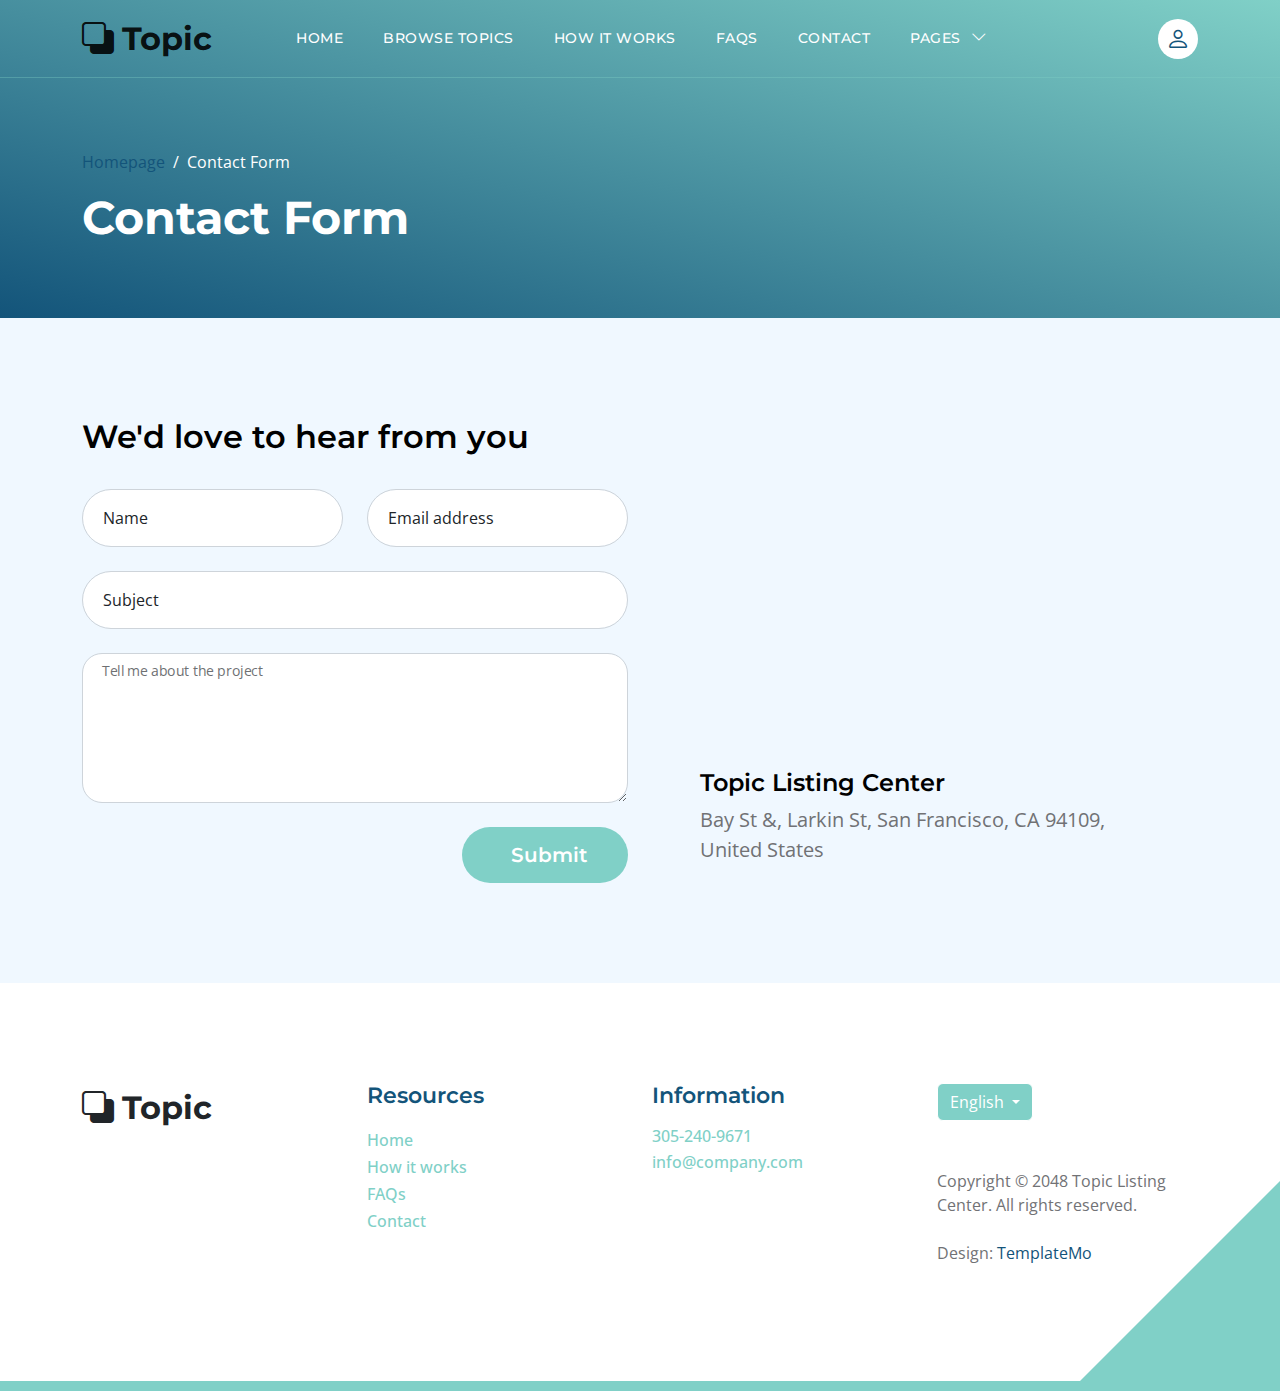
<file: docs/contact.html>
<!doctype html>
<html lang="en">
	<head>
		<meta charset="utf-8"/>
		<meta name="viewport" content="width=device-width, initial-scale=1"/>
		<meta name="description" content=""/>
		<meta name="author" content=""/>
		<title>
			Topic Listing Contact Page
		</title>
		<!-- CSS FILES -->
		<link rel="preconnect" href="https://fonts.googleapis.com"/>
		<link rel="preconnect" href="https://fonts.gstatic.com" crossorigin/>
		<link href="https://fonts.googleapis.com/css2?family=Montserrat:wght@500;600;700&family=Open+Sans&display=swap" rel="stylesheet"/>
		<link href="css/bootstrap.min.css" rel="stylesheet"/>
		<link href="css/bootstrap-icons.css" rel="stylesheet"/>
		<link href="css/templatemo-topic-listing.css" rel="stylesheet"/>
		<!--
		
		TemplateMo 590 topic listing
		
		https://templatemo.com/tm-590-topic-listing
		
		-->
	</head>
	<body class="topics-listing-page" id="top">
		<main>
			<nav class="navbar navbar-expand-lg">
				<div class="container">
					<a class="navbar-brand" href="index.html">
						<i class="bi-back">
						</i>
						<span>
							Topic
						</span>
					</a>
					<div class="d-lg-none ms-auto me-4">
						<a href="#top" class="navbar-icon bi-person smoothscroll">
						</a>
					</div>
					<button class="navbar-toggler" type="button" data-bs-toggle="collapse" data-bs-target="#navbarNav" aria-controls="navbarNav" aria-expanded="false" aria-label="Toggle navigation">
						<span class="navbar-toggler-icon">
						</span>
					</button>
					<div class="collapse navbar-collapse" id="navbarNav">
						<ul class="navbar-nav ms-lg-5 me-lg-auto">
							<li class="nav-item">
								<a class="nav-link click-scroll" href="index.html#section_1">
									Home
								</a>
							</li>
							<li class="nav-item">
								<a class="nav-link click-scroll" href="index.html#section_2">
									Browse Topics
								</a>
							</li>
							<li class="nav-item">
								<a class="nav-link click-scroll" href="index.html#section_3">
									How it works
								</a>
							</li>
							<li class="nav-item">
								<a class="nav-link click-scroll" href="index.html#section_4">
									FAQs
								</a>
							</li>
							<li class="nav-item">
								<a class="nav-link click-scroll" href="index.html#section_5">
									Contact
								</a>
							</li>
							<li class="nav-item dropdown">
								<a class="nav-link dropdown-toggle" href="#section_5" id="navbarLightDropdownMenuLink" role="button" data-bs-toggle="dropdown" aria-expanded="false">
									Pages
								</a>
								<ul class="dropdown-menu dropdown-menu-light" aria-labelledby="navbarLightDropdownMenuLink">
									<li>
										<a class="dropdown-item" href="topics-listing.html">
											Topics Listing
										</a>
									</li>
									<li>
										<a class="dropdown-item active" href="contact.html">
											Contact Form
										</a>
									</li>
								</ul>
							</li>
						</ul>
						<div class="d-none d-lg-block">
							<a href="#top" class="navbar-icon bi-person smoothscroll">
							</a>
						</div>
					</div>
				</div>
			</nav>
			<header class="site-header d-flex flex-column justify-content-center align-items-center">
				<div class="container">
					<div class="row align-items-center">
						<div class="col-lg-5 col-12">
							<nav aria-label="breadcrumb">
								<ol class="breadcrumb">
									<li class="breadcrumb-item">
										<a href="index.html">
											Homepage
										</a>
									</li>
									<li class="breadcrumb-item active" aria-current="page">
										Contact Form
									</li>
								</ol>
							</nav>
							<h2 class="text-white">
								Contact Form
							</h2>
						</div>
					</div>
				</div>
			</header>
			<section class="section-padding section-bg">
				<div class="container">
					<div class="row">
						<div class="col-lg-12 col-12">
							<h3 class="mb-4 pb-2">
								We'd love to hear from you
							</h3>
						</div>
						<div class="col-lg-6 col-12">
							<form action="#" method="post" class="custom-form contact-form" role="form">
								<div class="row">
									<div class="col-lg-6 col-md-6 col-12">
										<div class="form-floating">
											<input type="text" name="name" id="name" class="form-control" placeholder="Name" required=""/>
											<label for="floatingInput">
												Name
											</label>
										</div>
									</div>
									<div class="col-lg-6 col-md-6 col-12">
										<div class="form-floating">
											<input type="email" name="email" id="email" pattern="[^ @]*@[^ @]*" class="form-control" placeholder="Email address" required=""/>
											<label for="floatingInput">
												Email address
											</label>
										</div>
									</div>
									<div class="col-lg-12 col-12">
										<div class="form-floating">
											<input type="text" name="subject" id="name" class="form-control" placeholder="Name" required=""/>
											<label for="floatingInput">
												Subject
											</label>
										</div>
										<div class="form-floating">
											<textarea class="form-control" id="message" name="message" placeholder="Tell me about the project">
											</textarea>
											<label for="floatingTextarea">
												Tell me about the project
											</label>
										</div>
									</div>
									<div class="col-lg-4 col-12 ms-auto">
										<button type="submit" class="form-control">
											Submit
										</button>
									</div>
								</div>
							</form>
						</div>
						<div class="col-lg-5 col-12 mx-auto mt-5 mt-lg-0">
							<iframe class="google-map" src="https://www.google.com/maps/embed?pb=!1m18!1m12!1m3!1d2595.065641062665!2d-122.4230416990949!3d37.80335401520422!2m3!1f0!2f0!3f0!3m2!1i1024!2i768!4f13.1!3m3!1m2!1s0x80858127459fabad%3A0x808ba520e5e9edb7!2sFrancisco%20Park!5e1!3m2!1sen!2sth!4v1684340239744!5m2!1sen!2sth" width="100%" height="250" style="border:0;" allowfullscreen="" loading="lazy" referrerpolicy="no-referrer-when-downgrade">
							</iframe>
							<h5 class="mt-4 mb-2">
								Topic Listing Center
							</h5>
							<p>
								Bay St &amp;, Larkin St, San Francisco, CA 94109, United States
							</p>
						</div>
					</div>
				</div>
			</section>
		</main>
		<footer class="site-footer section-padding">
			<div class="container">
				<div class="row">
					<div class="col-lg-3 col-12 mb-4 pb-2">
						<a class="navbar-brand mb-2" href="index.html">
							<i class="bi-back">
							</i>
							<span>
								Topic
							</span>
						</a>
					</div>
					<div class="col-lg-3 col-md-4 col-6">
						<h6 class="site-footer-title mb-3">
							Resources
						</h6>
						<ul class="site-footer-links">
							<li class="site-footer-link-item">
								<a href="#" class="site-footer-link">
									Home
								</a>
							</li>
							<li class="site-footer-link-item">
								<a href="#" class="site-footer-link">
									How it works
								</a>
							</li>
							<li class="site-footer-link-item">
								<a href="#" class="site-footer-link">
									FAQs
								</a>
							</li>
							<li class="site-footer-link-item">
								<a href="#" class="site-footer-link">
									Contact
								</a>
							</li>
						</ul>
					</div>
					<div class="col-lg-3 col-md-4 col-6 mb-4 mb-lg-0">
						<h6 class="site-footer-title mb-3">
							Information
						</h6>
						<p class="text-white d-flex mb-1">
							<a href="tel: 305-240-9671" class="site-footer-link">
								305-240-9671
							</a>
						</p>
						<p class="text-white d-flex">
							<a href="mailto:info@company.com" class="site-footer-link">
								info@company.com
							</a>
						</p>
					</div>
					<div class="col-lg-3 col-md-4 col-12 mt-4 mt-lg-0 ms-auto">
						<div class="dropdown">
							<button class="btn btn-secondary dropdown-toggle" type="button" data-bs-toggle="dropdown" aria-expanded="false">
								English
							</button>
							<ul class="dropdown-menu">
								<li>
									<button class="dropdown-item" type="button">
										Thai
									</button>
								</li>
								<li>
									<button class="dropdown-item" type="button">
										Myanmar
									</button>
								</li>
								<li>
									<button class="dropdown-item" type="button">
										Arabic
									</button>
								</li>
							</ul>
						</div>
						<p class="copyright-text mt-lg-5 mt-4">
							Copyright © 2048 Topic Listing Center. All rights reserved.
							<br/>
							<br/>
							Design:
							<a rel="nofollow" href="https://templatemo.com" target="_blank">
								TemplateMo
							</a>
						</p>
					</div>
				</div>
			</div>
		</footer>
		<!-- JAVASCRIPT FILES -->
		<script src="js/jquery.min.js"></script>
		<script src="js/bootstrap.bundle.min.js"></script>
		<script src="js/jquery.sticky.js"></script>
		<script src="js/custom.js"></script>
	</body>
</html>
</file>
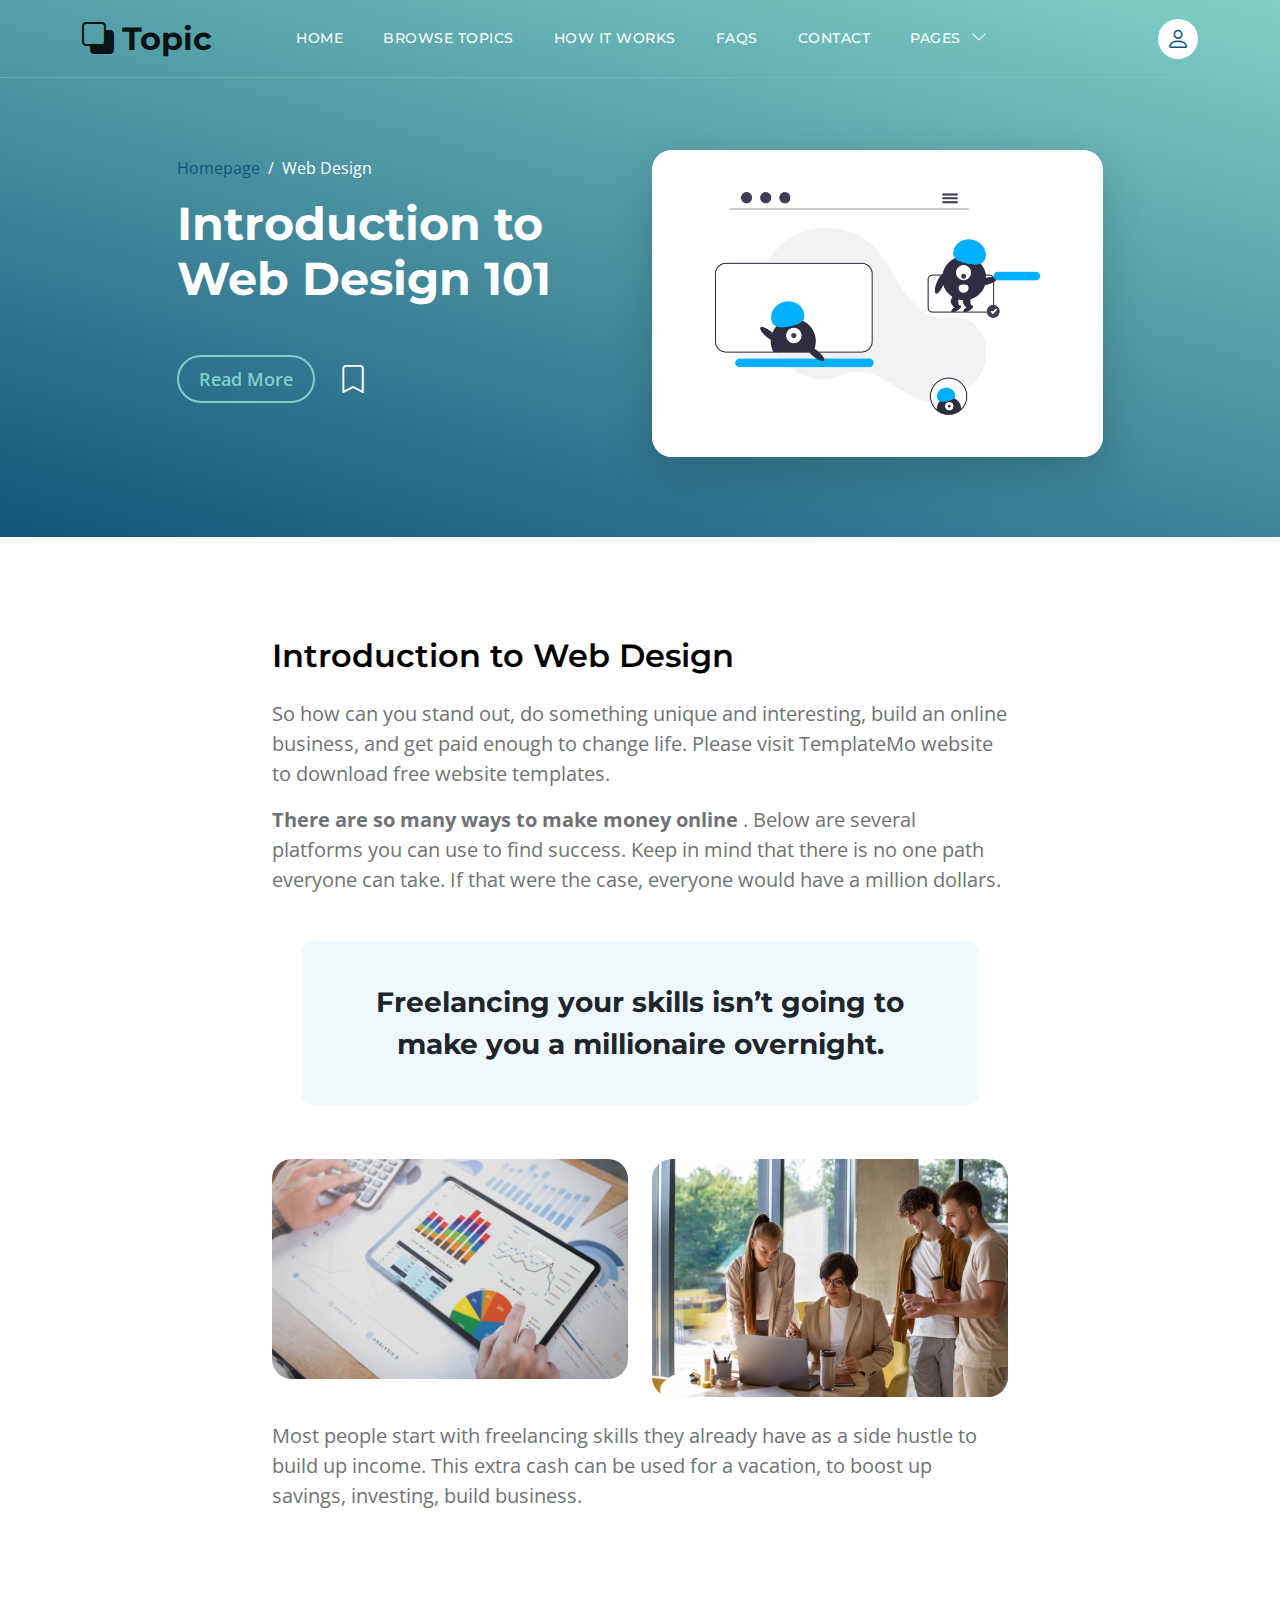
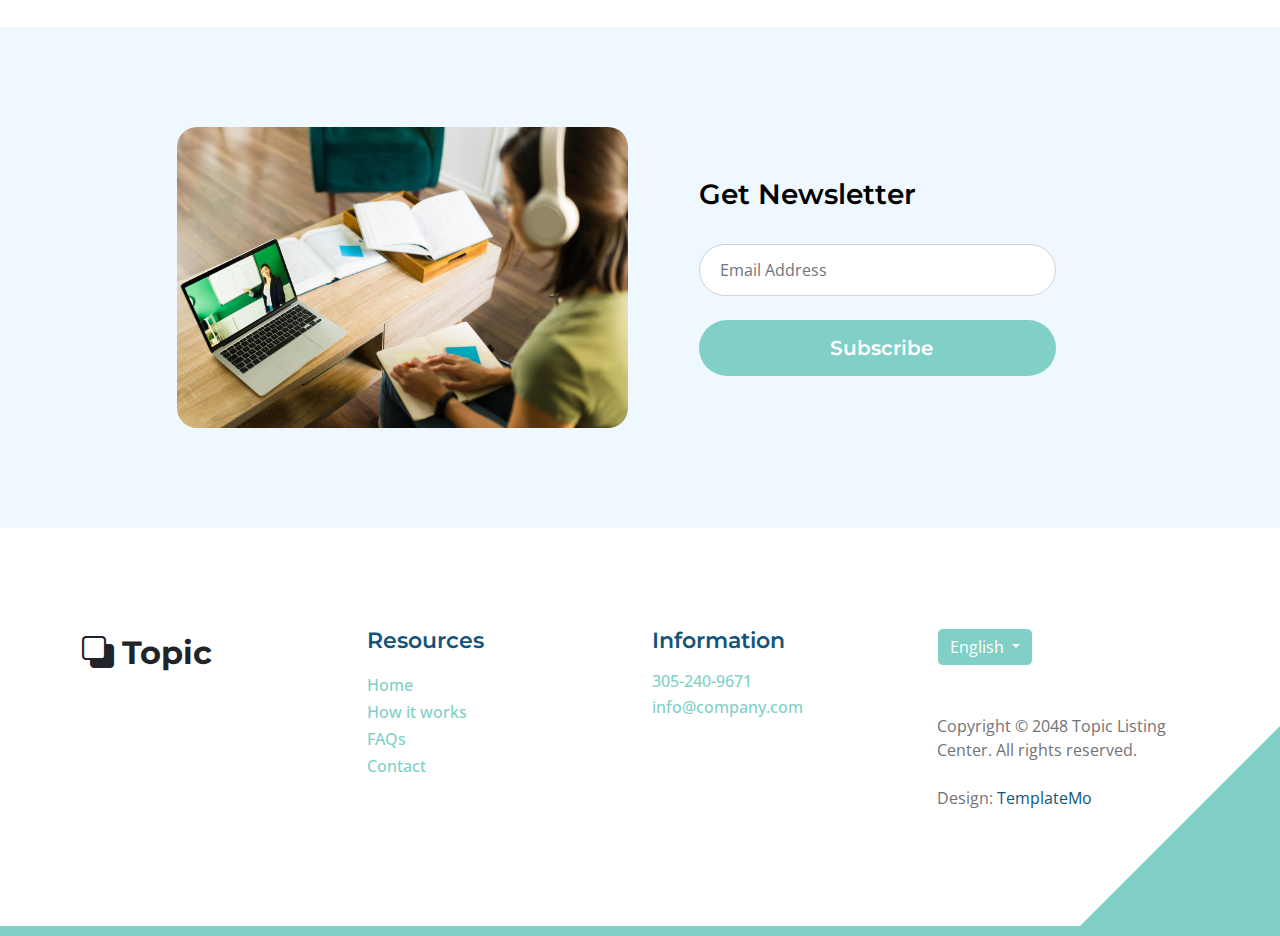
<file: docs/topics-detail.html>
<!doctype html>
<html lang="en">
	<head>
		<meta charset="utf-8"/>
		<meta name="viewport" content="width=device-width, initial-scale=1"/>
		<meta name="description" content=""/>
		<meta name="author" content=""/>
		<title>
			Topic Detail Page
		</title>
		<!-- CSS FILES -->
		<link rel="preconnect" href="https://fonts.googleapis.com"/>
		<link rel="preconnect" href="https://fonts.gstatic.com" crossorigin/>
		<link href="https://fonts.googleapis.com/css2?family=Montserrat:wght@500;600;700&family=Open+Sans&display=swap" rel="stylesheet"/>
		<link href="css/bootstrap.min.css" rel="stylesheet"/>
		<link href="css/bootstrap-icons.css" rel="stylesheet"/>
		<link href="css/templatemo-topic-listing.css" rel="stylesheet"/>
		<!--
		
		TemplateMo 590 topic listing
		
		https://templatemo.com/tm-590-topic-listing
		
		-->
	</head>
	<body id="top">
		<main>
			<nav class="navbar navbar-expand-lg">
				<div class="container">
					<a class="navbar-brand" href="index.html">
						<i class="bi-back">
						</i>
						<span>
							Topic
						</span>
					</a>
					<div class="d-lg-none ms-auto me-4">
						<a href="#top" class="navbar-icon bi-person smoothscroll">
						</a>
					</div>
					<button class="navbar-toggler" type="button" data-bs-toggle="collapse" data-bs-target="#navbarNav" aria-controls="navbarNav" aria-expanded="false" aria-label="Toggle navigation">
						<span class="navbar-toggler-icon">
						</span>
					</button>
					<div class="collapse navbar-collapse" id="navbarNav">
						<ul class="navbar-nav ms-lg-5 me-lg-auto">
							<li class="nav-item">
								<a class="nav-link click-scroll" href="index.html#section_1">
									Home
								</a>
							</li>
							<li class="nav-item">
								<a class="nav-link click-scroll" href="index.html#section_2">
									Browse Topics
								</a>
							</li>
							<li class="nav-item">
								<a class="nav-link click-scroll" href="index.html#section_3">
									How it works
								</a>
							</li>
							<li class="nav-item">
								<a class="nav-link click-scroll" href="index.html#section_4">
									FAQs
								</a>
							</li>
							<li class="nav-item">
								<a class="nav-link click-scroll" href="index.html#section_5">
									Contact
								</a>
							</li>
							<li class="nav-item dropdown">
								<a class="nav-link dropdown-toggle" href="#section_5" id="navbarLightDropdownMenuLink" role="button" data-bs-toggle="dropdown" aria-expanded="false">
									Pages
								</a>
								<ul class="dropdown-menu dropdown-menu-light" aria-labelledby="navbarLightDropdownMenuLink">
									<li>
										<a class="dropdown-item" href="topics-listing.html">
											Topics Listing
										</a>
									</li>
									<li>
										<a class="dropdown-item" href="contact.html">
											Contact Form
										</a>
									</li>
								</ul>
							</li>
						</ul>
						<div class="d-none d-lg-block">
							<a href="#top" class="navbar-icon bi-person smoothscroll">
							</a>
						</div>
					</div>
				</div>
			</nav>
			<header class="site-header d-flex flex-column justify-content-center align-items-center">
				<div class="container">
					<div class="row justify-content-center align-items-center">
						<div class="col-lg-5 col-12 mb-5">
							<nav aria-label="breadcrumb">
								<ol class="breadcrumb">
									<li class="breadcrumb-item">
										<a href="index.html">
											Homepage
										</a>
									</li>
									<li class="breadcrumb-item active" aria-current="page">
										Web Design
									</li>
								</ol>
							</nav>
							<h2 class="text-white">
								Introduction to
								<br/>
								Web Design 101
							</h2>
							<div class="d-flex align-items-center mt-5">
								<a href="#topics-detail" class="btn custom-btn custom-border-btn smoothscroll me-4">
									Read More
								</a>
								<a href="#top" class="custom-icon bi-bookmark smoothscroll">
								</a>
							</div>
						</div>
						<div class="col-lg-5 col-12">
							<div class="topics-detail-block bg-white shadow-lg">
								<img src="images/topics/undraw_Remote_design_team_re_urdx.png" class="topics-detail-block-image img-fluid"/>
							</div>
						</div>
					</div>
				</div>
			</header>
			<section class="topics-detail-section section-padding" id="topics-detail">
				<div class="container">
					<div class="row">
						<div class="col-lg-8 col-12 m-auto">
							<h3 class="mb-4">
								Introduction to Web Design
							</h3>
							<p>
								So how can you stand out, do something unique and interesting, build an online business, and get paid enough to change life. Please visit TemplateMo website to download free website templates.
							</p>
							<p>
								<strong>
									There are so many ways to make money online
								</strong>
								. Below are several platforms you can use to find success. Keep in mind that there is no one path everyone can take. If that were the case, everyone would have a million dollars.
							</p>
							<blockquote>
								Freelancing your skills isn’t going to make you a millionaire overnight.
							</blockquote>
							<div class="row my-4">
								<div class="col-lg-6 col-md-6 col-12">
									<img src="images/businesswoman-using-tablet-analysis.jpg" class="topics-detail-block-image img-fluid"/>
								</div>
								<div class="col-lg-6 col-md-6 col-12 mt-4 mt-lg-0 mt-md-0">
									<img src="images/colleagues-working-cozy-office-medium-shot.jpg" class="topics-detail-block-image img-fluid"/>
								</div>
							</div>
							<p>
								Most people start with freelancing skills they already have as a side hustle to build up income. This extra cash can be used for a vacation, to boost up savings, investing, build business.
							</p>
						</div>
					</div>
				</div>
			</section>
			<section class="section-padding section-bg">
				<div class="container">
					<div class="row justify-content-center">
						<div class="col-lg-5 col-12">
							<img src="images/rear-view-young-college-student.jpg" class="newsletter-image img-fluid" alt=""/>
						</div>
						<div class="col-lg-5 col-12 subscribe-form-wrap d-flex justify-content-center align-items-center">
							<form class="custom-form subscribe-form" action="#" method="post" role="form">
								<h4 class="mb-4 pb-2">
									Get Newsletter
								</h4>
								<input type="email" name="subscribe-email" id="subscribe-email" pattern="[^ @]*@[^ @]*" class="form-control" placeholder="Email Address" required=""/>
								<div class="col-lg-12 col-12">
									<button type="submit" class="form-control">
										Subscribe
									</button>
								</div>
							</form>
						</div>
					</div>
				</div>
			</section>
		</main>
		<footer class="site-footer section-padding">
			<div class="container">
				<div class="row">
					<div class="col-lg-3 col-12 mb-4 pb-2">
						<a class="navbar-brand mb-2" href="index.html">
							<i class="bi-back">
							</i>
							<span>
								Topic
							</span>
						</a>
					</div>
					<div class="col-lg-3 col-md-4 col-6">
						<h6 class="site-footer-title mb-3">
							Resources
						</h6>
						<ul class="site-footer-links">
							<li class="site-footer-link-item">
								<a href="#" class="site-footer-link">
									Home
								</a>
							</li>
							<li class="site-footer-link-item">
								<a href="#" class="site-footer-link">
									How it works
								</a>
							</li>
							<li class="site-footer-link-item">
								<a href="#" class="site-footer-link">
									FAQs
								</a>
							</li>
							<li class="site-footer-link-item">
								<a href="#" class="site-footer-link">
									Contact
								</a>
							</li>
						</ul>
					</div>
					<div class="col-lg-3 col-md-4 col-6 mb-4 mb-lg-0">
						<h6 class="site-footer-title mb-3">
							Information
						</h6>
						<p class="text-white d-flex mb-1">
							<a href="tel: 305-240-9671" class="site-footer-link">
								305-240-9671
							</a>
						</p>
						<p class="text-white d-flex">
							<a href="mailto:info@company.com" class="site-footer-link">
								info@company.com
							</a>
						</p>
					</div>
					<div class="col-lg-3 col-md-4 col-12 mt-4 mt-lg-0 ms-auto">
						<div class="dropdown">
							<button class="btn btn-secondary dropdown-toggle" type="button" data-bs-toggle="dropdown" aria-expanded="false">
								English
							</button>
							<ul class="dropdown-menu">
								<li>
									<button class="dropdown-item" type="button">
										Thai
									</button>
								</li>
								<li>
									<button class="dropdown-item" type="button">
										Myanmar
									</button>
								</li>
								<li>
									<button class="dropdown-item" type="button">
										Arabic
									</button>
								</li>
							</ul>
						</div>
						<p class="copyright-text mt-lg-5 mt-4">
							Copyright © 2048 Topic Listing Center. All rights reserved.
							<br/>
							<br/>
							Design:
							<a rel="nofollow" href="https://templatemo.com" target="_blank">
								TemplateMo
							</a>
						</p>
					</div>
				</div>
			</div>
		</footer>
		<!-- JAVASCRIPT FILES -->
		<script src="js/jquery.min.js"></script>
		<script src="js/bootstrap.bundle.min.js"></script>
		<script src="js/jquery.sticky.js"></script>
		<script src="js/custom.js"></script>
	</body>
</html>
</file>
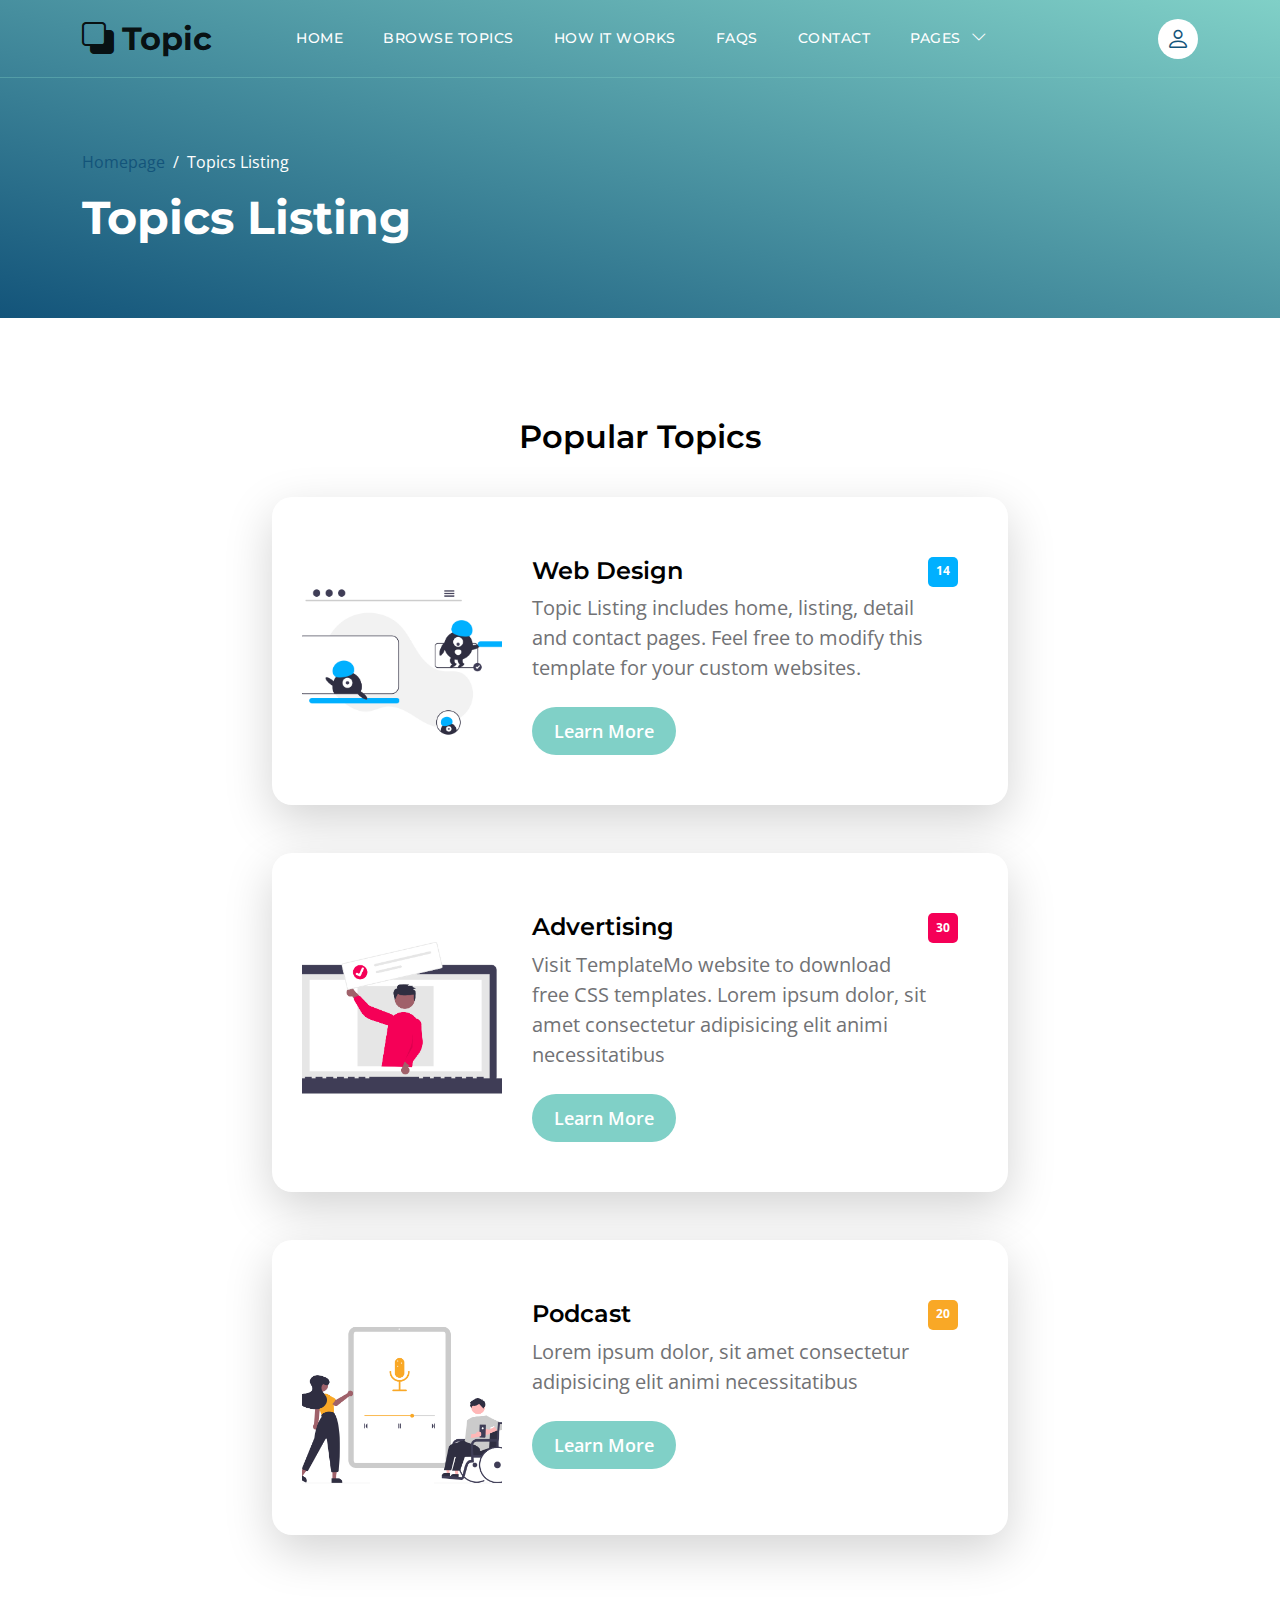
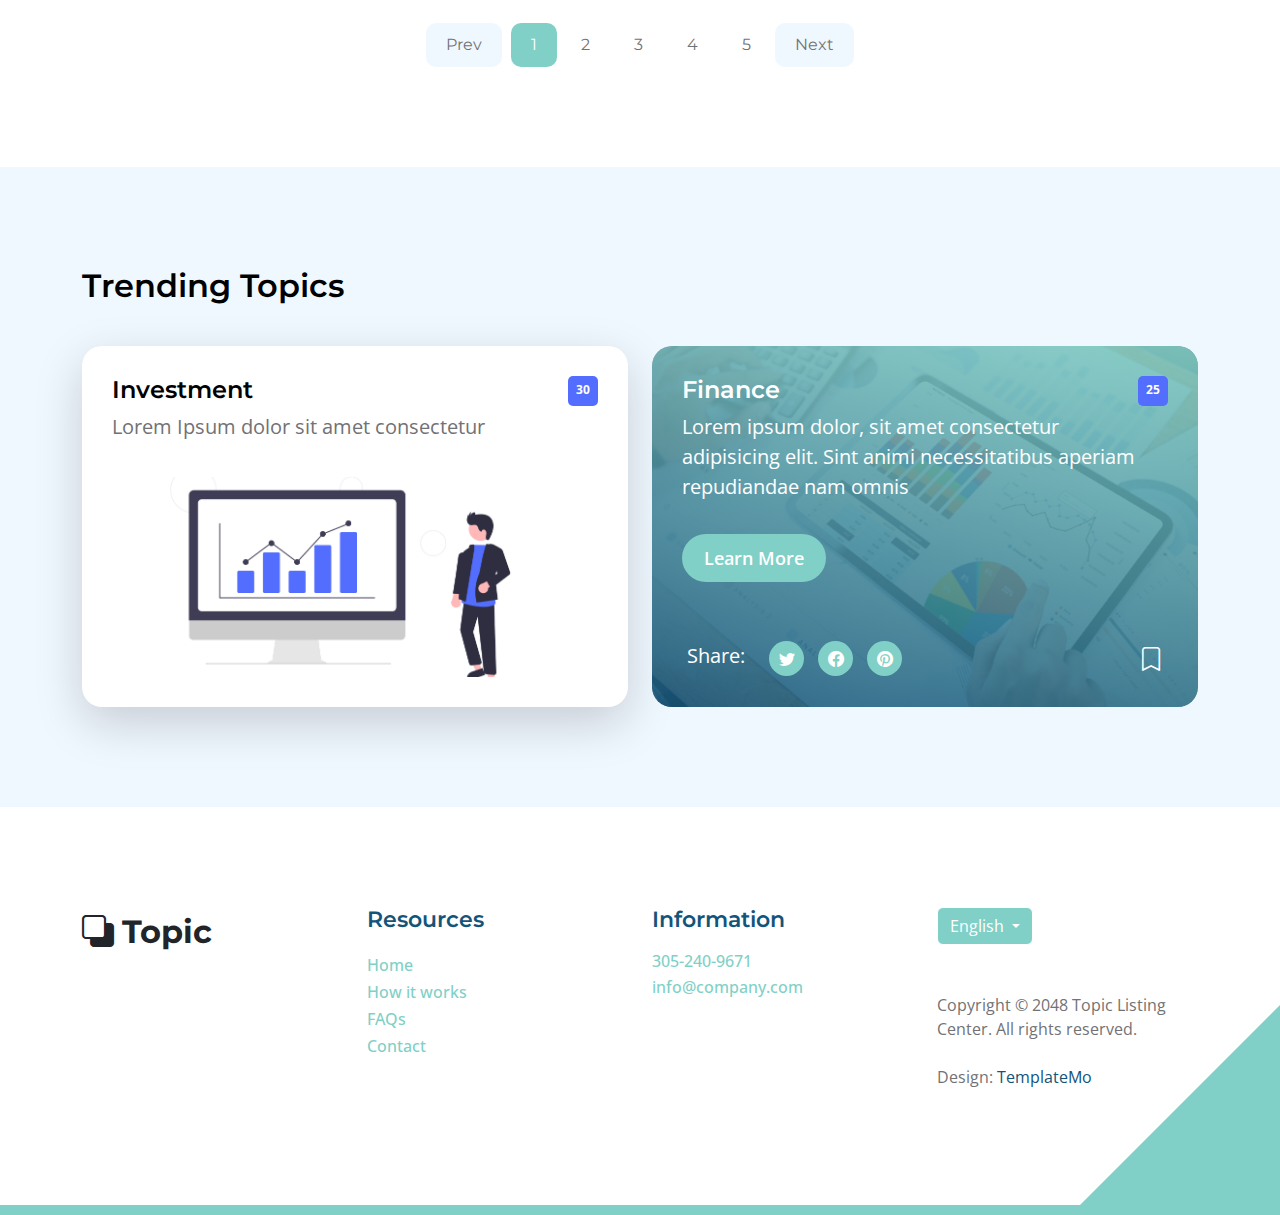
<file: docs/topics-listing.html>
<!doctype html>
<html lang="en">
	<head>
		<meta charset="utf-8"/>
		<meta name="viewport" content="width=device-width, initial-scale=1"/>
		<meta name="description" content=""/>
		<meta name="author" content=""/>
		<title>
			Topic Listing Page
		</title>
		<!-- CSS FILES -->
		<link rel="preconnect" href="https://fonts.googleapis.com"/>
		<link rel="preconnect" href="https://fonts.gstatic.com" crossorigin/>
		<link href="https://fonts.googleapis.com/css2?family=Montserrat:wght@500;600;700&family=Open+Sans&display=swap" rel="stylesheet"/>
		<link href="css/bootstrap.min.css" rel="stylesheet"/>
		<link href="css/bootstrap-icons.css" rel="stylesheet"/>
		<link href="css/templatemo-topic-listing.css" rel="stylesheet"/>
		<!--
		
		TemplateMo 590 topic listing
		
		https://templatemo.com/tm-590-topic-listing
		
		-->
	</head>
	<body class="topics-listing-page" id="top">
		<main>
			<nav class="navbar navbar-expand-lg">
				<div class="container">
					<a class="navbar-brand" href="index.html">
						<i class="bi-back">
						</i>
						<span>
							Topic
						</span>
					</a>
					<div class="d-lg-none ms-auto me-4">
						<a href="#top" class="navbar-icon bi-person smoothscroll">
						</a>
					</div>
					<button class="navbar-toggler" type="button" data-bs-toggle="collapse" data-bs-target="#navbarNav" aria-controls="navbarNav" aria-expanded="false" aria-label="Toggle navigation">
						<span class="navbar-toggler-icon">
						</span>
					</button>
					<div class="collapse navbar-collapse" id="navbarNav">
						<ul class="navbar-nav ms-lg-5 me-lg-auto">
							<li class="nav-item">
								<a class="nav-link click-scroll" href="index.html#section_1">
									Home
								</a>
							</li>
							<li class="nav-item">
								<a class="nav-link click-scroll" href="index.html#section_2">
									Browse Topics
								</a>
							</li>
							<li class="nav-item">
								<a class="nav-link click-scroll" href="index.html#section_3">
									How it works
								</a>
							</li>
							<li class="nav-item">
								<a class="nav-link click-scroll" href="index.html#section_4">
									FAQs
								</a>
							</li>
							<li class="nav-item">
								<a class="nav-link click-scroll" href="index.html#section_5">
									Contact
								</a>
							</li>
							<li class="nav-item dropdown">
								<a class="nav-link dropdown-toggle" href="#section_5" id="navbarLightDropdownMenuLink" role="button" data-bs-toggle="dropdown" aria-expanded="false">
									Pages
								</a>
								<ul class="dropdown-menu dropdown-menu-light" aria-labelledby="navbarLightDropdownMenuLink">
									<li>
										<a class="dropdown-item active" href="topics-listing.html">
											Topics Listing
										</a>
									</li>
									<li>
										<a class="dropdown-item" href="contact.html">
											Contact Form
										</a>
									</li>
								</ul>
							</li>
						</ul>
						<div class="d-none d-lg-block">
							<a href="#top" class="navbar-icon bi-person smoothscroll">
							</a>
						</div>
					</div>
				</div>
			</nav>
			<header class="site-header d-flex flex-column justify-content-center align-items-center">
				<div class="container">
					<div class="row align-items-center">
						<div class="col-lg-5 col-12">
							<nav aria-label="breadcrumb">
								<ol class="breadcrumb">
									<li class="breadcrumb-item">
										<a href="index.html">
											Homepage
										</a>
									</li>
									<li class="breadcrumb-item active" aria-current="page">
										Topics Listing
									</li>
								</ol>
							</nav>
							<h2 class="text-white">
								Topics Listing
							</h2>
						</div>
					</div>
				</div>
			</header>
			<section class="section-padding">
				<div class="container">
					<div class="row">
						<div class="col-lg-12 col-12 text-center">
							<h3 class="mb-4">
								Popular Topics
							</h3>
						</div>
						<div class="col-lg-8 col-12 mt-3 mx-auto">
							<div class="custom-block custom-block-topics-listing bg-white shadow-lg mb-5">
								<div class="d-flex">
									<img src="images/topics/undraw_Remote_design_team_re_urdx.png" class="custom-block-image img-fluid" alt=""/>
									<div class="custom-block-topics-listing-info d-flex">
										<div>
											<h5 class="mb-2">
												Web Design
											</h5>
											<p class="mb-0">
												Topic Listing includes home, listing, detail and contact pages. Feel free to modify this template for your custom websites.
											</p>
											<a href="topics-detail.html" class="btn custom-btn mt-3 mt-lg-4">
												Learn More
											</a>
										</div>
										<span class="badge bg-design rounded-pill ms-auto">
											14
										</span>
									</div>
								</div>
							</div>
							<div class="custom-block custom-block-topics-listing bg-white shadow-lg mb-5">
								<div class="d-flex">
									<img src="images/topics/undraw_online_ad_re_ol62.png" class="custom-block-image img-fluid" alt=""/>
									<div class="custom-block-topics-listing-info d-flex">
										<div>
											<h5 class="mb-2">
												Advertising
											</h5>
											<p class="mb-0">
												Visit TemplateMo website to download free CSS templates. Lorem ipsum dolor, sit amet consectetur adipisicing elit animi necessitatibus
											</p>
											<a href="topics-detail.html" class="btn custom-btn mt-3 mt-lg-4">
												Learn More
											</a>
										</div>
										<span class="badge bg-advertising rounded-pill ms-auto">
											30
										</span>
									</div>
								</div>
							</div>
							<div class="custom-block custom-block-topics-listing bg-white shadow-lg mb-5">
								<div class="d-flex">
									<img src="images/topics/undraw_Podcast_audience_re_4i5q.png" class="custom-block-image img-fluid" alt=""/>
									<div class="custom-block-topics-listing-info d-flex">
										<div>
											<h5 class="mb-2">
												Podcast
											</h5>
											<p class="mb-0">
												Lorem ipsum dolor, sit amet consectetur adipisicing elit animi necessitatibus
											</p>
											<a href="topics-detail.html" class="btn custom-btn mt-3 mt-lg-4">
												Learn More
											</a>
										</div>
										<span class="badge bg-music rounded-pill ms-auto">
											20
										</span>
									</div>
								</div>
							</div>
						</div>
						<div class="col-lg-12 col-12">
							<nav aria-label="Page navigation example">
								<ul class="pagination justify-content-center mb-0">
									<li class="page-item">
										<a class="page-link" href="#" aria-label="Previous">
											<span aria-hidden="true">
												Prev
											</span>
										</a>
									</li>
									<li class="page-item active" aria-current="page">
										<a class="page-link" href="#">
											1
										</a>
									</li>
									<li class="page-item">
										<a class="page-link" href="#">
											2
										</a>
									</li>
									<li class="page-item">
										<a class="page-link" href="#">
											3
										</a>
									</li>
									<li class="page-item">
										<a class="page-link" href="#">
											4
										</a>
									</li>
									<li class="page-item">
										<a class="page-link" href="#">
											5
										</a>
									</li>
									<li class="page-item">
										<a class="page-link" href="#" aria-label="Next">
											<span aria-hidden="true">
												Next
											</span>
										</a>
									</li>
								</ul>
							</nav>
						</div>
					</div>
				</div>
			</section>
			<section class="section-padding section-bg">
				<div class="container">
					<div class="row">
						<div class="col-lg-12 col-12">
							<h3 class="mb-4">
								Trending Topics
							</h3>
						</div>
						<div class="col-lg-6 col-md-6 col-12 mt-3 mb-4 mb-lg-0">
							<div class="custom-block bg-white shadow-lg">
								<a href="topics-detail.html">
									<div class="d-flex">
										<div>
											<h5 class="mb-2">
												Investment
											</h5>
											<p class="mb-0">
												Lorem Ipsum dolor sit amet consectetur
											</p>
										</div>
										<span class="badge bg-finance rounded-pill ms-auto">
											30
										</span>
									</div>
									<img src="images/topics/undraw_Finance_re_gnv2.png" class="custom-block-image img-fluid" alt=""/>
								</a>
							</div>
						</div>
						<div class="col-lg-6 col-md-6 col-12 mt-lg-3">
							<div class="custom-block custom-block-overlay">
								<div class="d-flex flex-column h-100">
									<img src="images/businesswoman-using-tablet-analysis.jpg" class="custom-block-image img-fluid" alt=""/>
									<div class="custom-block-overlay-text d-flex">
										<div>
											<h5 class="text-white mb-2">
												Finance
											</h5>
											<p class="text-white">
												Lorem ipsum dolor, sit amet consectetur adipisicing elit. Sint animi necessitatibus aperiam repudiandae nam omnis
											</p>
											<a href="topics-detail.html" class="btn custom-btn mt-2 mt-lg-3">
												Learn More
											</a>
										</div>
										<span class="badge bg-finance rounded-pill ms-auto">
											25
										</span>
									</div>
									<div class="social-share d-flex">
										<p class="text-white me-4">
											Share:
										</p>
										<ul class="social-icon">
											<li class="social-icon-item">
												<a href="#" class="social-icon-link bi-twitter">
												</a>
											</li>
											<li class="social-icon-item">
												<a href="#" class="social-icon-link bi-facebook">
												</a>
											</li>
											<li class="social-icon-item">
												<a href="#" class="social-icon-link bi-pinterest">
												</a>
											</li>
										</ul>
										<a href="#" class="custom-icon bi-bookmark ms-auto">
										</a>
									</div>
									<div class="section-overlay">
									</div>
								</div>
							</div>
						</div>
					</div>
				</div>
			</section>
		</main>
		<footer class="site-footer section-padding">
			<div class="container">
				<div class="row">
					<div class="col-lg-3 col-12 mb-4 pb-2">
						<a class="navbar-brand mb-2" href="index.html">
							<i class="bi-back">
							</i>
							<span>
								Topic
							</span>
						</a>
					</div>
					<div class="col-lg-3 col-md-4 col-6">
						<h6 class="site-footer-title mb-3">
							Resources
						</h6>
						<ul class="site-footer-links">
							<li class="site-footer-link-item">
								<a href="#" class="site-footer-link">
									Home
								</a>
							</li>
							<li class="site-footer-link-item">
								<a href="#" class="site-footer-link">
									How it works
								</a>
							</li>
							<li class="site-footer-link-item">
								<a href="#" class="site-footer-link">
									FAQs
								</a>
							</li>
							<li class="site-footer-link-item">
								<a href="#" class="site-footer-link">
									Contact
								</a>
							</li>
						</ul>
					</div>
					<div class="col-lg-3 col-md-4 col-6 mb-4 mb-lg-0">
						<h6 class="site-footer-title mb-3">
							Information
						</h6>
						<p class="text-white d-flex mb-1">
							<a href="tel: 305-240-9671" class="site-footer-link">
								305-240-9671
							</a>
						</p>
						<p class="text-white d-flex">
							<a href="mailto:info@company.com" class="site-footer-link">
								info@company.com
							</a>
						</p>
					</div>
					<div class="col-lg-3 col-md-4 col-12 mt-4 mt-lg-0 ms-auto">
						<div class="dropdown">
							<button class="btn btn-secondary dropdown-toggle" type="button" data-bs-toggle="dropdown" aria-expanded="false">
								English
							</button>
							<ul class="dropdown-menu">
								<li>
									<button class="dropdown-item" type="button">
										Thai
									</button>
								</li>
								<li>
									<button class="dropdown-item" type="button">
										Myanmar
									</button>
								</li>
								<li>
									<button class="dropdown-item" type="button">
										Arabic
									</button>
								</li>
							</ul>
						</div>
						<p class="copyright-text mt-lg-5 mt-4">
							Copyright © 2048 Topic Listing Center. All rights reserved.
							<br/>
							<br/>
							Design:
							<a rel="nofollow" href="https://templatemo.com" target="_blank">
								TemplateMo
							</a>
						</p>
					</div>
				</div>
			</div>
		</footer>
		<!-- JAVASCRIPT FILES -->
		<script src="js/jquery.min.js"></script>
		<script src="js/bootstrap.bundle.min.js"></script>
		<script src="js/jquery.sticky.js"></script>
		<script src="js/custom.js"></script>
	</body>
</html>
</file>
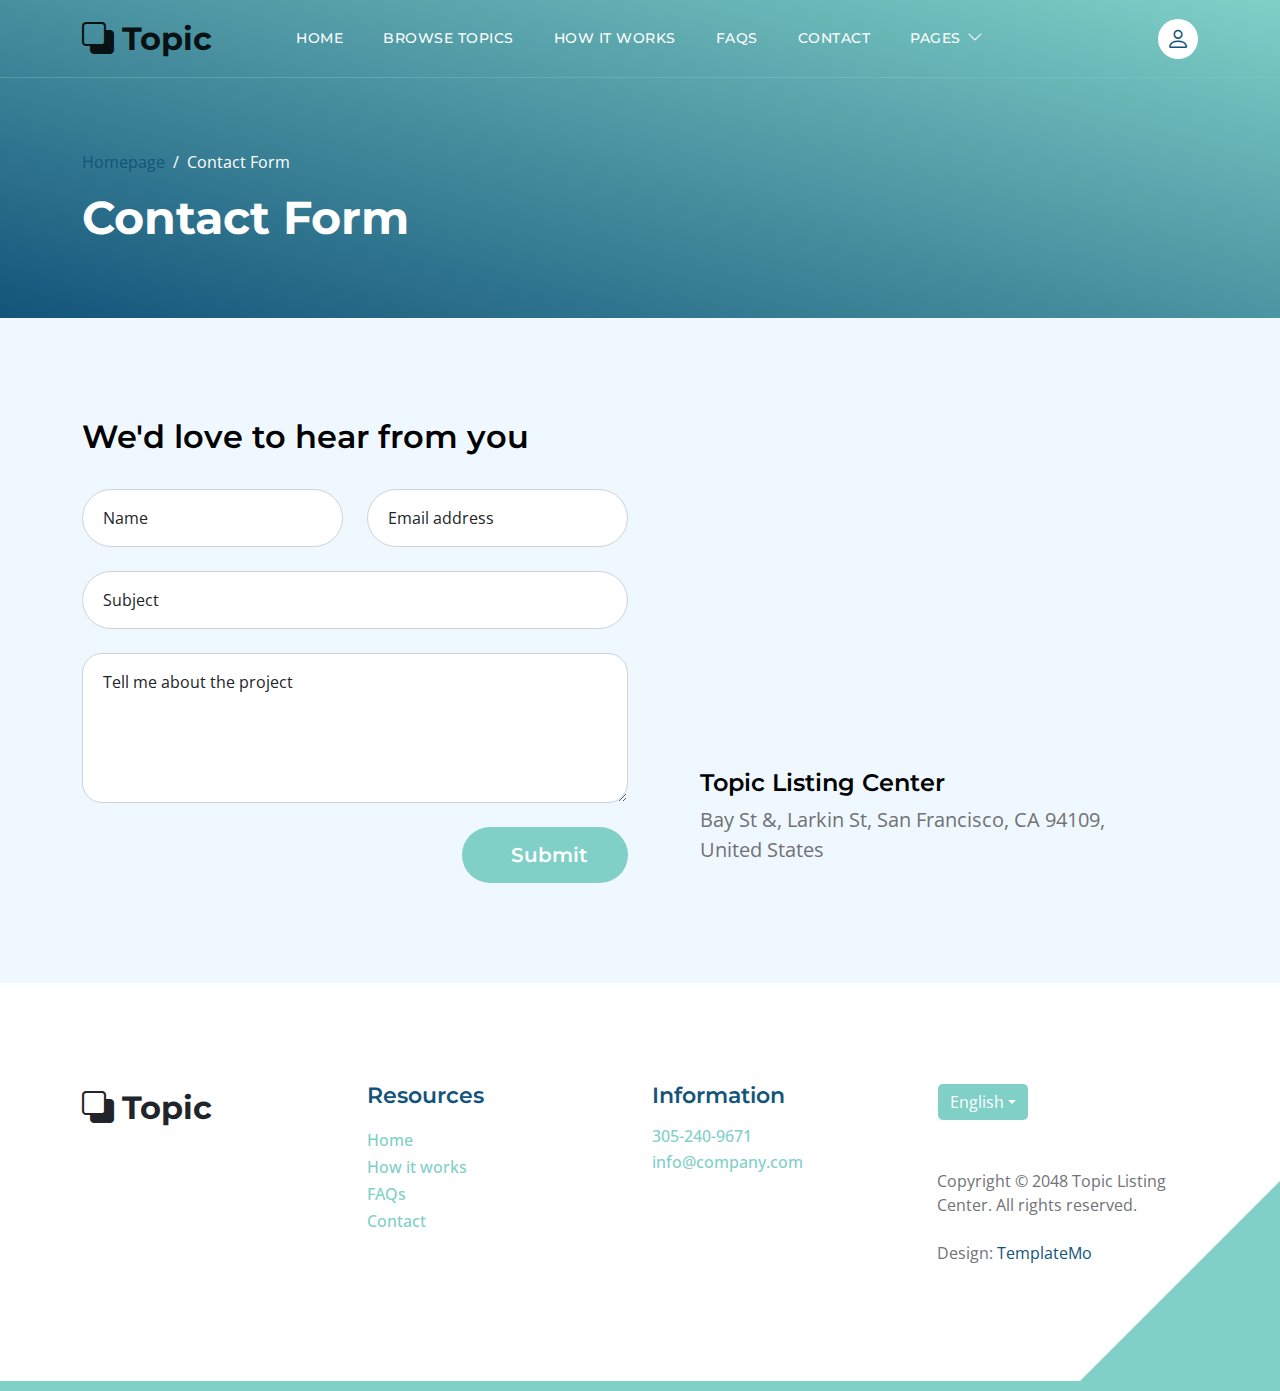
<file: templatemo_590_topic_listing/contact.html>
<!doctype html>
<html lang="en">
    <head>
        <meta charset="utf-8">
        <meta name="viewport" content="width=device-width, initial-scale=1">

        <meta name="description" content="">
        <meta name="author" content="">

        <title>Topic Listing Contact Page</title>

        <!-- CSS FILES -->        
        <link rel="preconnect" href="https://fonts.googleapis.com">
        
        <link rel="preconnect" href="https://fonts.gstatic.com" crossorigin>

        <link href="https://fonts.googleapis.com/css2?family=Montserrat:wght@500;600;700&family=Open+Sans&display=swap" rel="stylesheet">
                        
        <link href="css/bootstrap.min.css" rel="stylesheet">

        <link href="css/bootstrap-icons.css" rel="stylesheet">

        <link href="css/templatemo-topic-listing.css" rel="stylesheet">
<!--

TemplateMo 590 topic listing

https://templatemo.com/tm-590-topic-listing

-->
    </head>
    
    <body class="topics-listing-page" id="top">

        <main>

            <nav class="navbar navbar-expand-lg">
                <div class="container">
                    <a class="navbar-brand" href="index.html">
                        <i class="bi-back"></i>
                        <span>Topic</span>
                    </a>

                    <div class="d-lg-none ms-auto me-4">
                        <a href="#top" class="navbar-icon bi-person smoothscroll"></a>
                    </div>
    
                    <button class="navbar-toggler" type="button" data-bs-toggle="collapse" data-bs-target="#navbarNav" aria-controls="navbarNav" aria-expanded="false" aria-label="Toggle navigation">
                        <span class="navbar-toggler-icon"></span>
                    </button>
    
                    <div class="collapse navbar-collapse" id="navbarNav">
                        <ul class="navbar-nav ms-lg-5 me-lg-auto">
                            <li class="nav-item">
                                <a class="nav-link click-scroll" href="index.html#section_1">Home</a>
                            </li>

                            <li class="nav-item">
                                <a class="nav-link click-scroll" href="index.html#section_2">Browse Topics</a>
                            </li>
    
                            <li class="nav-item">
                                <a class="nav-link click-scroll" href="index.html#section_3">How it works</a>
                            </li>

                            <li class="nav-item">
                                <a class="nav-link click-scroll" href="index.html#section_4">FAQs</a>
                            </li>
    
                            <li class="nav-item">
                                <a class="nav-link click-scroll" href="index.html#section_5">Contact</a>
                            </li>

                            <li class="nav-item dropdown">
                                <a class="nav-link dropdown-toggle" href="#section_5" id="navbarLightDropdownMenuLink" role="button" data-bs-toggle="dropdown" aria-expanded="false">Pages</a>

                                <ul class="dropdown-menu dropdown-menu-light" aria-labelledby="navbarLightDropdownMenuLink">
                                    <li><a class="dropdown-item" href="topics-listing.html">Topics Listing</a></li>

                                    <li><a class="dropdown-item active" href="contact.html">Contact Form</a></li>
                                </ul>
                            </li>
                        </ul>

                        <div class="d-none d-lg-block">
                            <a href="#top" class="navbar-icon bi-person smoothscroll"></a>
                        </div>
                    </div>
                </div>
            </nav>


            <header class="site-header d-flex flex-column justify-content-center align-items-center">
                <div class="container">
                    <div class="row align-items-center">

                        <div class="col-lg-5 col-12">
                            <nav aria-label="breadcrumb">
                                <ol class="breadcrumb">
                                    <li class="breadcrumb-item"><a href="index.html">Homepage</a></li>

                                    <li class="breadcrumb-item active" aria-current="page">Contact Form</li>
                                </ol>
                            </nav>

                            <h2 class="text-white">Contact Form</h2>
                        </div>

                    </div>
                </div>
            </header>


            <section class="section-padding section-bg">
                <div class="container">
                    <div class="row">

                        <div class="col-lg-12 col-12">
                            <h3 class="mb-4 pb-2">We'd love to hear from you</h3>
                        </div>

                        <div class="col-lg-6 col-12">
                            <form action="#" method="post" class="custom-form contact-form" role="form">
                                <div class="row">
                                    <div class="col-lg-6 col-md-6 col-12">
                                        <div class="form-floating">
                                            <input type="text" name="name" id="name" class="form-control" placeholder="Name" required="">
                                            
                                            <label for="floatingInput">Name</label>
                                        </div>
                                    </div>

                                    <div class="col-lg-6 col-md-6 col-12"> 
                                        <div class="form-floating">
                                            <input type="email" name="email" id="email" pattern="[^ @]*@[^ @]*" class="form-control" placeholder="Email address" required="">
                                            
                                            <label for="floatingInput">Email address</label>
                                        </div>
                                    </div>

                                    <div class="col-lg-12 col-12">
                                        <div class="form-floating">
                                            <input type="text" name="subject" id="name" class="form-control" placeholder="Name" required="">
                                            
                                            <label for="floatingInput">Subject</label>
                                        </div>

                                        <div class="form-floating">
                                            <textarea class="form-control" id="message" name="message" placeholder="Tell me about the project"></textarea>
                                            
                                            <label for="floatingTextarea">Tell me about the project</label>
                                        </div>
                                    </div>

                                    <div class="col-lg-4 col-12 ms-auto">
                                        <button type="submit" class="form-control">Submit</button>
                                    </div>

                                </div>
                            </form>
                        </div>

                        <div class="col-lg-5 col-12 mx-auto mt-5 mt-lg-0">
                            <iframe class="google-map" src="https://www.google.com/maps/embed?pb=!1m18!1m12!1m3!1d2595.065641062665!2d-122.4230416990949!3d37.80335401520422!2m3!1f0!2f0!3f0!3m2!1i1024!2i768!4f13.1!3m3!1m2!1s0x80858127459fabad%3A0x808ba520e5e9edb7!2sFrancisco%20Park!5e1!3m2!1sen!2sth!4v1684340239744!5m2!1sen!2sth" width="100%" height="250" style="border:0;" allowfullscreen="" loading="lazy" referrerpolicy="no-referrer-when-downgrade"></iframe>

                            <h5 class="mt-4 mb-2">Topic Listing Center</h5>

                            <p>Bay St &amp;, Larkin St, San Francisco, CA 94109, United States</p>
                        </div>

                    </div>
                </div>
            </section>
        </main>

        <footer class="site-footer section-padding">
            <div class="container">
                <div class="row">

                    <div class="col-lg-3 col-12 mb-4 pb-2">
                        <a class="navbar-brand mb-2" href="index.html">
                            <i class="bi-back"></i>
                            <span>Topic</span>
                        </a>
                    </div>

                    <div class="col-lg-3 col-md-4 col-6">
                        <h6 class="site-footer-title mb-3">Resources</h6>

                        <ul class="site-footer-links">
                            <li class="site-footer-link-item">
                                <a href="#" class="site-footer-link">Home</a>
                            </li>

                            <li class="site-footer-link-item">
                                <a href="#" class="site-footer-link">How it works</a>
                            </li>

                            <li class="site-footer-link-item">
                                <a href="#" class="site-footer-link">FAQs</a>
                            </li>

                            <li class="site-footer-link-item">
                                <a href="#" class="site-footer-link">Contact</a>
                            </li>
                        </ul>
                    </div>

                    <div class="col-lg-3 col-md-4 col-6 mb-4 mb-lg-0">
                        <h6 class="site-footer-title mb-3">Information</h6>

                        <p class="text-white d-flex mb-1">
                            <a href="tel: 305-240-9671" class="site-footer-link">
                                305-240-9671
                            </a>
                        </p>

                        <p class="text-white d-flex">
                            <a href="mailto:info@company.com" class="site-footer-link">
                                info@company.com
                            </a>
                        </p>
                    </div>

                    <div class="col-lg-3 col-md-4 col-12 mt-4 mt-lg-0 ms-auto">
                        <div class="dropdown">
                            <button class="btn btn-secondary dropdown-toggle" type="button" data-bs-toggle="dropdown" aria-expanded="false">
                            English</button>

                            <ul class="dropdown-menu">
                                <li><button class="dropdown-item" type="button">Thai</button></li>

                                <li><button class="dropdown-item" type="button">Myanmar</button></li>

                                <li><button class="dropdown-item" type="button">Arabic</button></li>
                            </ul>
                        </div>

                        <p class="copyright-text mt-lg-5 mt-4">Copyright © 2048 Topic Listing Center. All rights reserved.
                        <br><br>Design: <a rel="nofollow" href="https://templatemo.com" target="_blank">TemplateMo</a></p>
                        
                    </div>

                </div>
            </div>
        </footer>

        <!-- JAVASCRIPT FILES -->
        <script src="js/jquery.min.js"></script>
        <script src="js/bootstrap.bundle.min.js"></script>
        <script src="js/jquery.sticky.js"></script>
        <script src="js/custom.js"></script>

    </body>
</html>
</file>
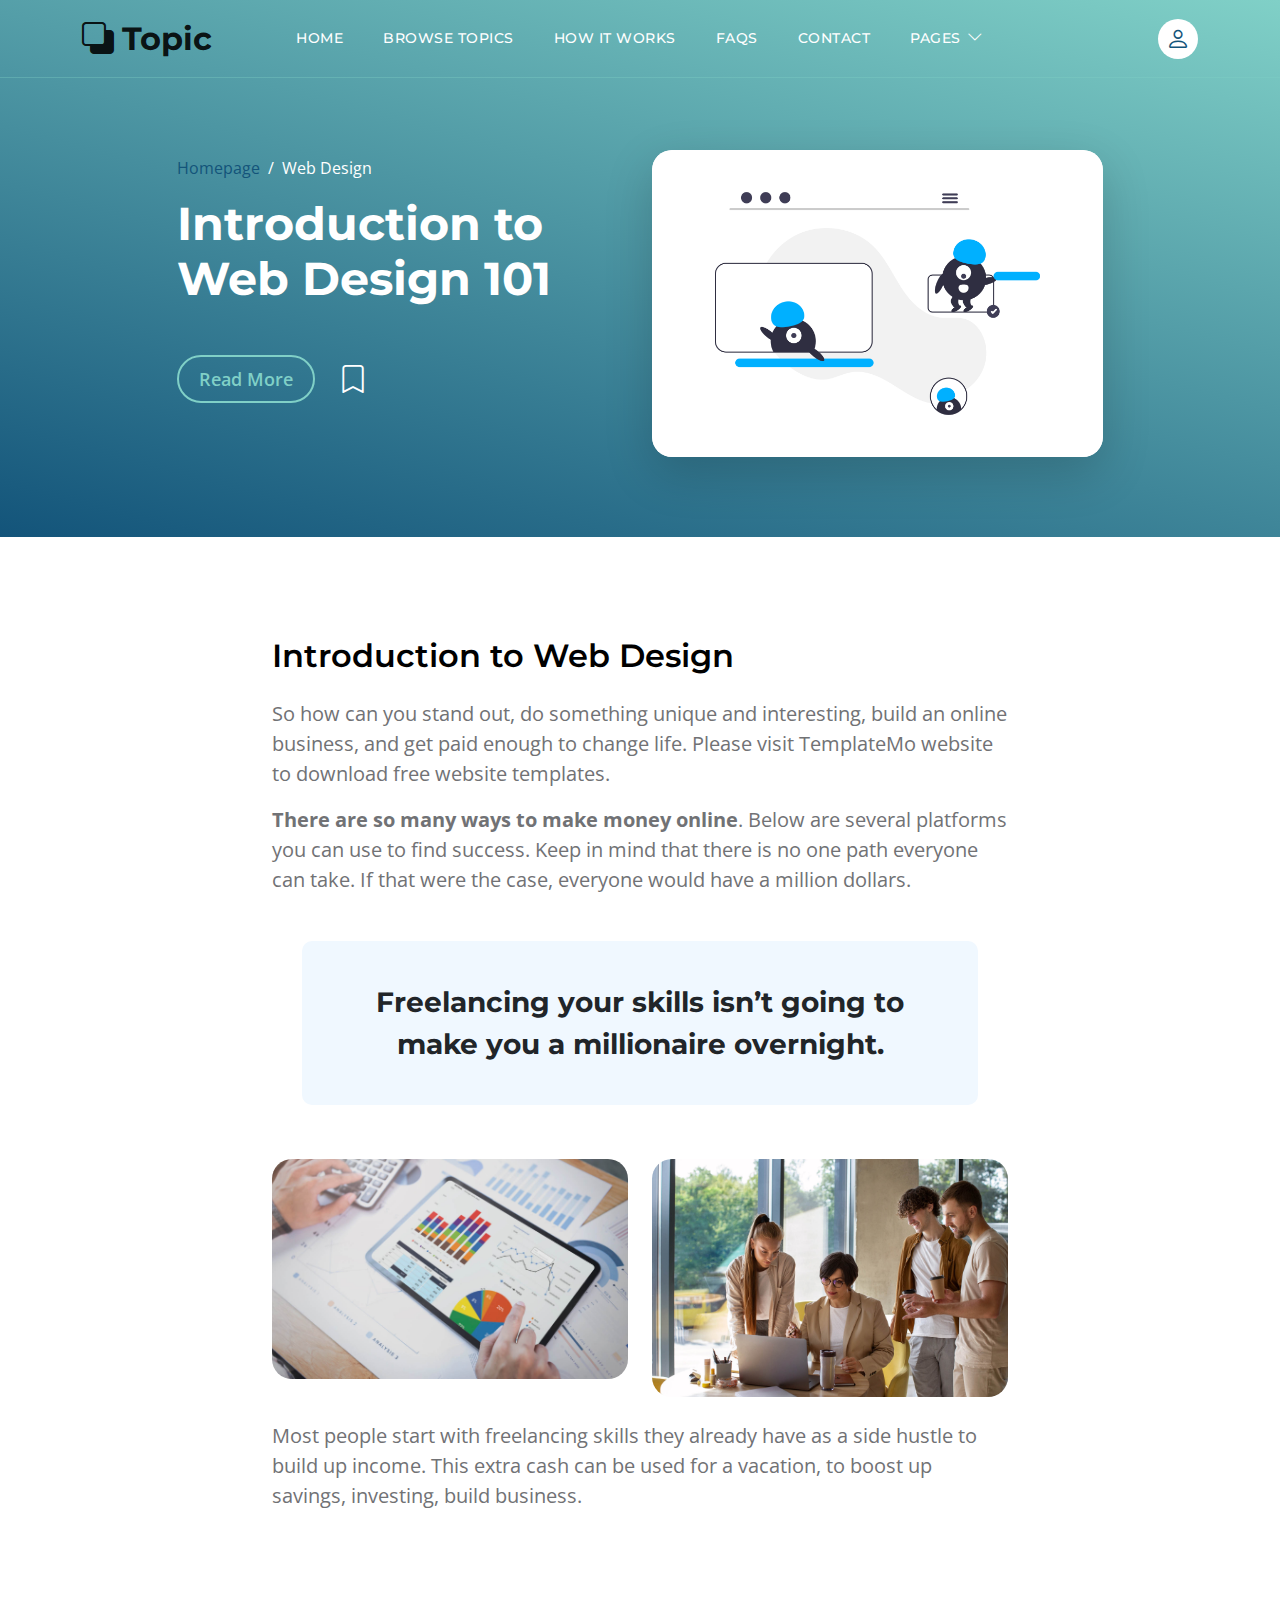
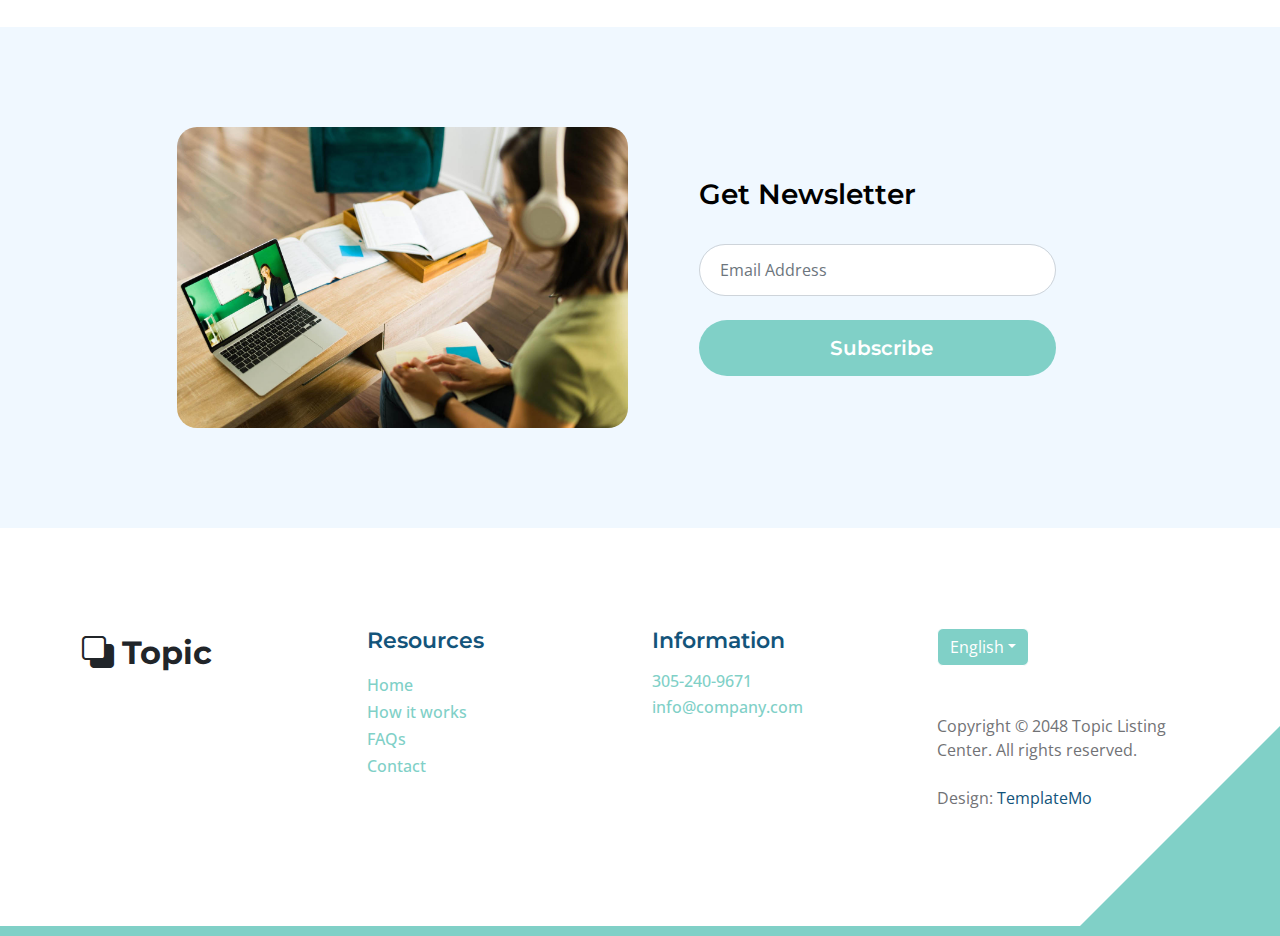
<file: templatemo_590_topic_listing/topics-detail.html>
<!doctype html>
<html lang="en">
    <head>
        <meta charset="utf-8">
        <meta name="viewport" content="width=device-width, initial-scale=1">

        <meta name="description" content="">
        <meta name="author" content="">

        <title>Topic Detail Page</title>

        <!-- CSS FILES -->        
        <link rel="preconnect" href="https://fonts.googleapis.com">
        
        <link rel="preconnect" href="https://fonts.gstatic.com" crossorigin>

        <link href="https://fonts.googleapis.com/css2?family=Montserrat:wght@500;600;700&family=Open+Sans&display=swap" rel="stylesheet">
                        
        <link href="css/bootstrap.min.css" rel="stylesheet">

        <link href="css/bootstrap-icons.css" rel="stylesheet">

        <link href="css/templatemo-topic-listing.css" rel="stylesheet">
<!--

TemplateMo 590 topic listing

https://templatemo.com/tm-590-topic-listing

-->
    </head>
    
    <body id="top">

        <main>

            <nav class="navbar navbar-expand-lg">
                <div class="container">
                    <a class="navbar-brand" href="index.html">
                        <i class="bi-back"></i>
                        <span>Topic</span>
                    </a>

                    <div class="d-lg-none ms-auto me-4">
                        <a href="#top" class="navbar-icon bi-person smoothscroll"></a>
                    </div>
    
                    <button class="navbar-toggler" type="button" data-bs-toggle="collapse" data-bs-target="#navbarNav" aria-controls="navbarNav" aria-expanded="false" aria-label="Toggle navigation">
                        <span class="navbar-toggler-icon"></span>
                    </button>
    
                    <div class="collapse navbar-collapse" id="navbarNav">
                        <ul class="navbar-nav ms-lg-5 me-lg-auto">
                            <li class="nav-item">
                                <a class="nav-link click-scroll" href="index.html#section_1">Home</a>
                            </li>

                            <li class="nav-item">
                                <a class="nav-link click-scroll" href="index.html#section_2">Browse Topics</a>
                            </li>
    
                            <li class="nav-item">
                                <a class="nav-link click-scroll" href="index.html#section_3">How it works</a>
                            </li>

                            <li class="nav-item">
                                <a class="nav-link click-scroll" href="index.html#section_4">FAQs</a>
                            </li>
    
                            <li class="nav-item">
                                <a class="nav-link click-scroll" href="index.html#section_5">Contact</a>
                            </li>

                            <li class="nav-item dropdown">
                                <a class="nav-link dropdown-toggle" href="#section_5" id="navbarLightDropdownMenuLink" role="button" data-bs-toggle="dropdown" aria-expanded="false">Pages</a>

                                <ul class="dropdown-menu dropdown-menu-light" aria-labelledby="navbarLightDropdownMenuLink">
                                    <li><a class="dropdown-item" href="topics-listing.html">Topics Listing</a></li>

                                    <li><a class="dropdown-item" href="contact.html">Contact Form</a></li>
                                </ul>
                            </li>
                        </ul>

                        <div class="d-none d-lg-block">
                            <a href="#top" class="navbar-icon bi-person smoothscroll"></a>
                        </div>
                    </div>
                </div>
            </nav>
            

            <header class="site-header d-flex flex-column justify-content-center align-items-center">
                <div class="container">
                    <div class="row justify-content-center align-items-center">

                        <div class="col-lg-5 col-12 mb-5">
                            <nav aria-label="breadcrumb">
                                <ol class="breadcrumb">
                                    <li class="breadcrumb-item"><a href="index.html">Homepage</a></li>

                                    <li class="breadcrumb-item active" aria-current="page">Web Design</li>
                                </ol>
                            </nav>

                            <h2 class="text-white">Introduction to <br> Web Design 101</h2>

                            <div class="d-flex align-items-center mt-5">
                                <a href="#topics-detail" class="btn custom-btn custom-border-btn smoothscroll me-4">Read More</a>

                                <a href="#top" class="custom-icon bi-bookmark smoothscroll"></a>
                            </div>
                        </div>

                        <div class="col-lg-5 col-12">
                            <div class="topics-detail-block bg-white shadow-lg">
                                <img src="images/topics/undraw_Remote_design_team_re_urdx.png" class="topics-detail-block-image img-fluid">
                            </div>
                        </div>

                    </div>
                </div>
            </header>


            <section class="topics-detail-section section-padding" id="topics-detail">
                <div class="container">
                    <div class="row">

                        <div class="col-lg-8 col-12 m-auto">
                            <h3 class="mb-4">Introduction to Web Design</h3>

                            <p>So how can you stand out, do something unique and interesting, build an online business, and get paid enough to change life. Please visit TemplateMo website to download free website templates.</p>

                            <p><strong>There are so many ways to make money online</strong>. Below are several platforms you can use to find success. Keep in mind that there is no one path everyone can take. If that were the case, everyone would have a million dollars.</p>

                            <blockquote>
                                Freelancing your skills isn’t going to make you a millionaire overnight.
                            </blockquote>

                            <div class="row my-4">
                                <div class="col-lg-6 col-md-6 col-12">
                                    <img src="images/businesswoman-using-tablet-analysis.jpg" class="topics-detail-block-image img-fluid">
                                </div>

                                <div class="col-lg-6 col-md-6 col-12 mt-4 mt-lg-0 mt-md-0">
                                    <img src="images/colleagues-working-cozy-office-medium-shot.jpg" class="topics-detail-block-image img-fluid">
                                </div>
                            </div>

                            <p>Most people start with freelancing skills they already have as a side hustle to build up income. This extra cash can be used for a vacation, to boost up savings, investing, build business.</p>
                        </div>

                    </div>
                </div>
            </section>


            <section class="section-padding section-bg">
                <div class="container">
                    <div class="row justify-content-center">

                        <div class="col-lg-5 col-12">
                            <img src="images/rear-view-young-college-student.jpg" class="newsletter-image img-fluid" alt="">
                        </div>

                        <div class="col-lg-5 col-12 subscribe-form-wrap d-flex justify-content-center align-items-center">
                            <form class="custom-form subscribe-form" action="#" method="post" role="form">
                                <h4 class="mb-4 pb-2">Get Newsletter</h4>

                                <input type="email" name="subscribe-email" id="subscribe-email" pattern="[^ @]*@[^ @]*" class="form-control" placeholder="Email Address" required="">

                                <div class="col-lg-12 col-12">
                                    <button type="submit" class="form-control">Subscribe</button>
                                </div>
                            </form>
                        </div>

                    </div>
                </div>
            </section>
        </main>
		
        <footer class="site-footer section-padding">
            <div class="container">
                <div class="row">

                    <div class="col-lg-3 col-12 mb-4 pb-2">
                        <a class="navbar-brand mb-2" href="index.html">
                            <i class="bi-back"></i>
                            <span>Topic</span>
                        </a>
                    </div>

                    <div class="col-lg-3 col-md-4 col-6">
                        <h6 class="site-footer-title mb-3">Resources</h6>

                        <ul class="site-footer-links">
                            <li class="site-footer-link-item">
                                <a href="#" class="site-footer-link">Home</a>
                            </li>

                            <li class="site-footer-link-item">
                                <a href="#" class="site-footer-link">How it works</a>
                            </li>

                            <li class="site-footer-link-item">
                                <a href="#" class="site-footer-link">FAQs</a>
                            </li>

                            <li class="site-footer-link-item">
                                <a href="#" class="site-footer-link">Contact</a>
                            </li>
                        </ul>
                    </div>

                    <div class="col-lg-3 col-md-4 col-6 mb-4 mb-lg-0">
                        <h6 class="site-footer-title mb-3">Information</h6>

                        <p class="text-white d-flex mb-1">
                            <a href="tel: 305-240-9671" class="site-footer-link">
                                305-240-9671
                            </a>
                        </p>

                        <p class="text-white d-flex">
                            <a href="mailto:info@company.com" class="site-footer-link">
                                info@company.com
                            </a>
                        </p>
                    </div>

                    <div class="col-lg-3 col-md-4 col-12 mt-4 mt-lg-0 ms-auto">
                        <div class="dropdown">
                            <button class="btn btn-secondary dropdown-toggle" type="button" data-bs-toggle="dropdown" aria-expanded="false">
                            English</button>

                            <ul class="dropdown-menu">
                                <li><button class="dropdown-item" type="button">Thai</button></li>

                                <li><button class="dropdown-item" type="button">Myanmar</button></li>

                                <li><button class="dropdown-item" type="button">Arabic</button></li>
                            </ul>
                        </div>

                        <p class="copyright-text mt-lg-5 mt-4">Copyright © 2048 Topic Listing Center. All rights reserved.
                        <br><br>Design: <a rel="nofollow" href="https://templatemo.com" target="_blank">TemplateMo</a></p>
                        
                    </div>

                </div>
            </div>
        </footer>

        <!-- JAVASCRIPT FILES -->
        <script src="js/jquery.min.js"></script>
        <script src="js/bootstrap.bundle.min.js"></script>
        <script src="js/jquery.sticky.js"></script>
        <script src="js/custom.js"></script>

    </body>
</html>
</file>
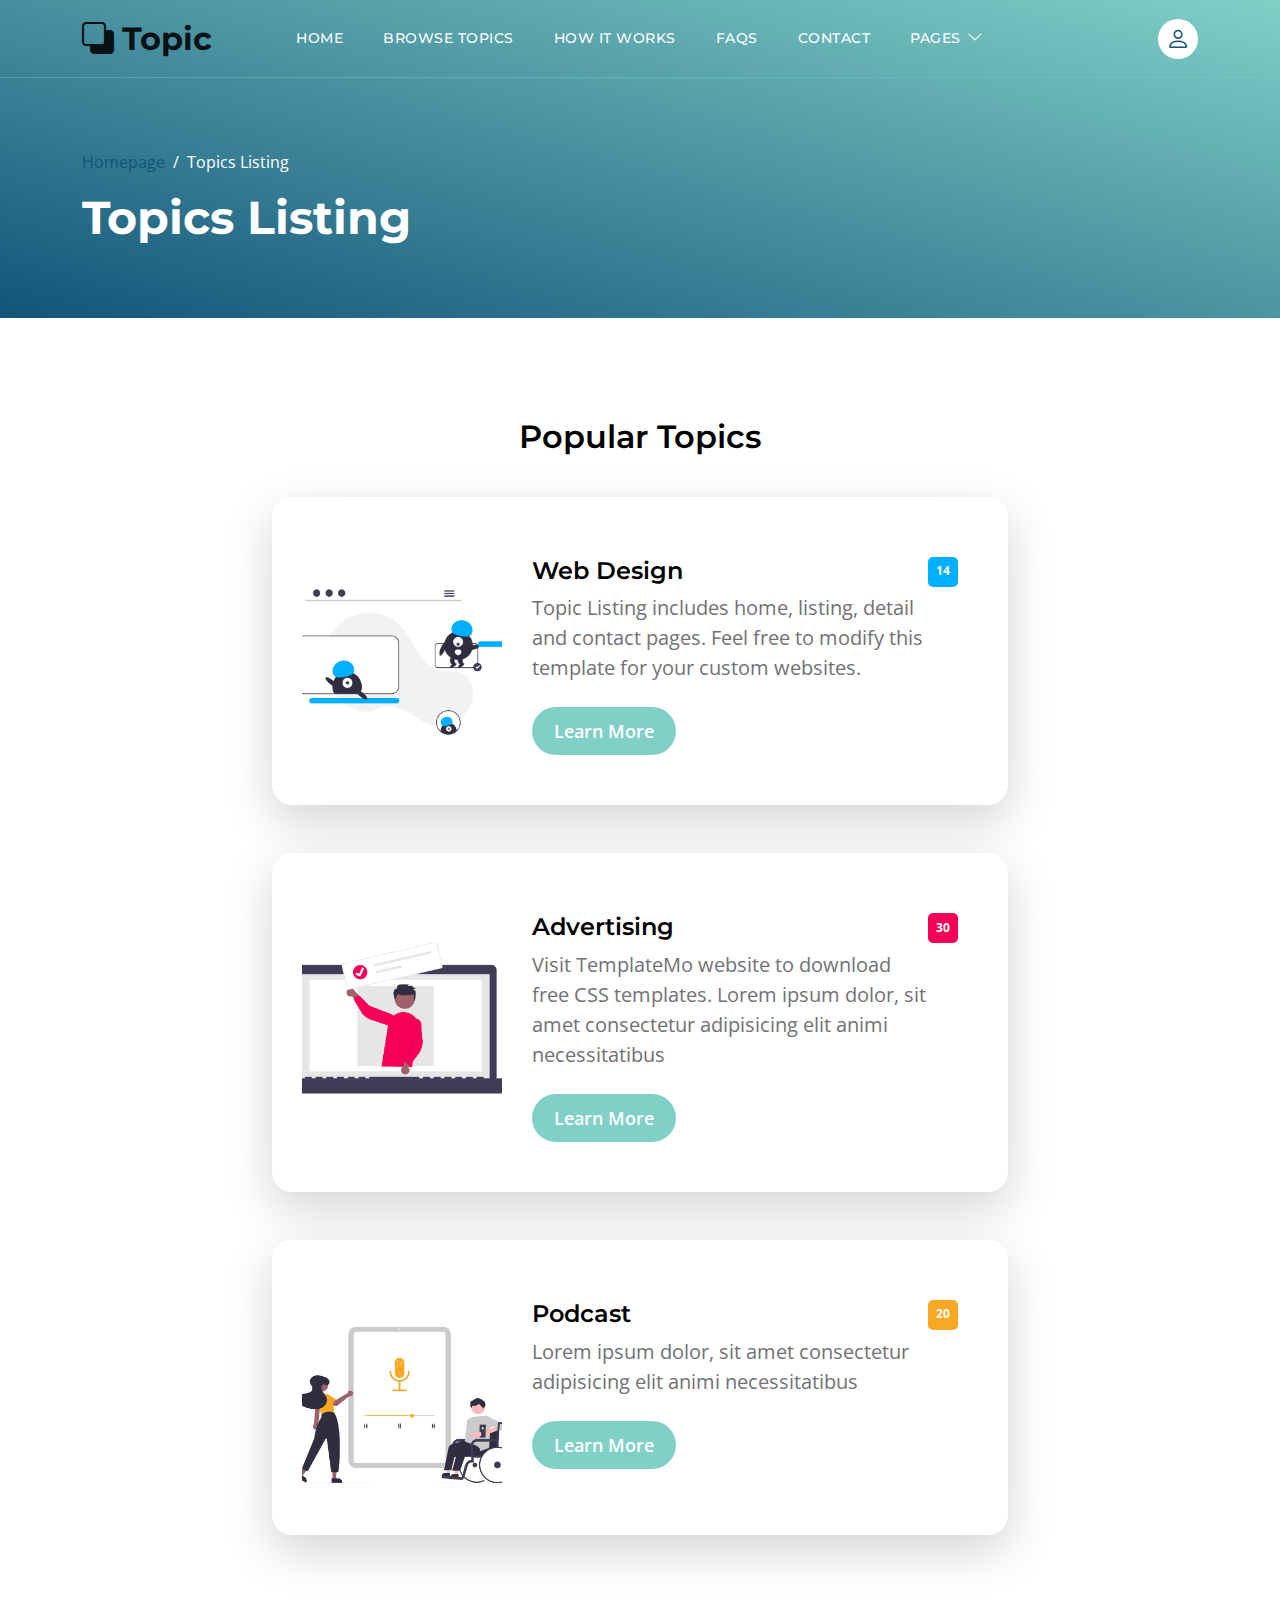
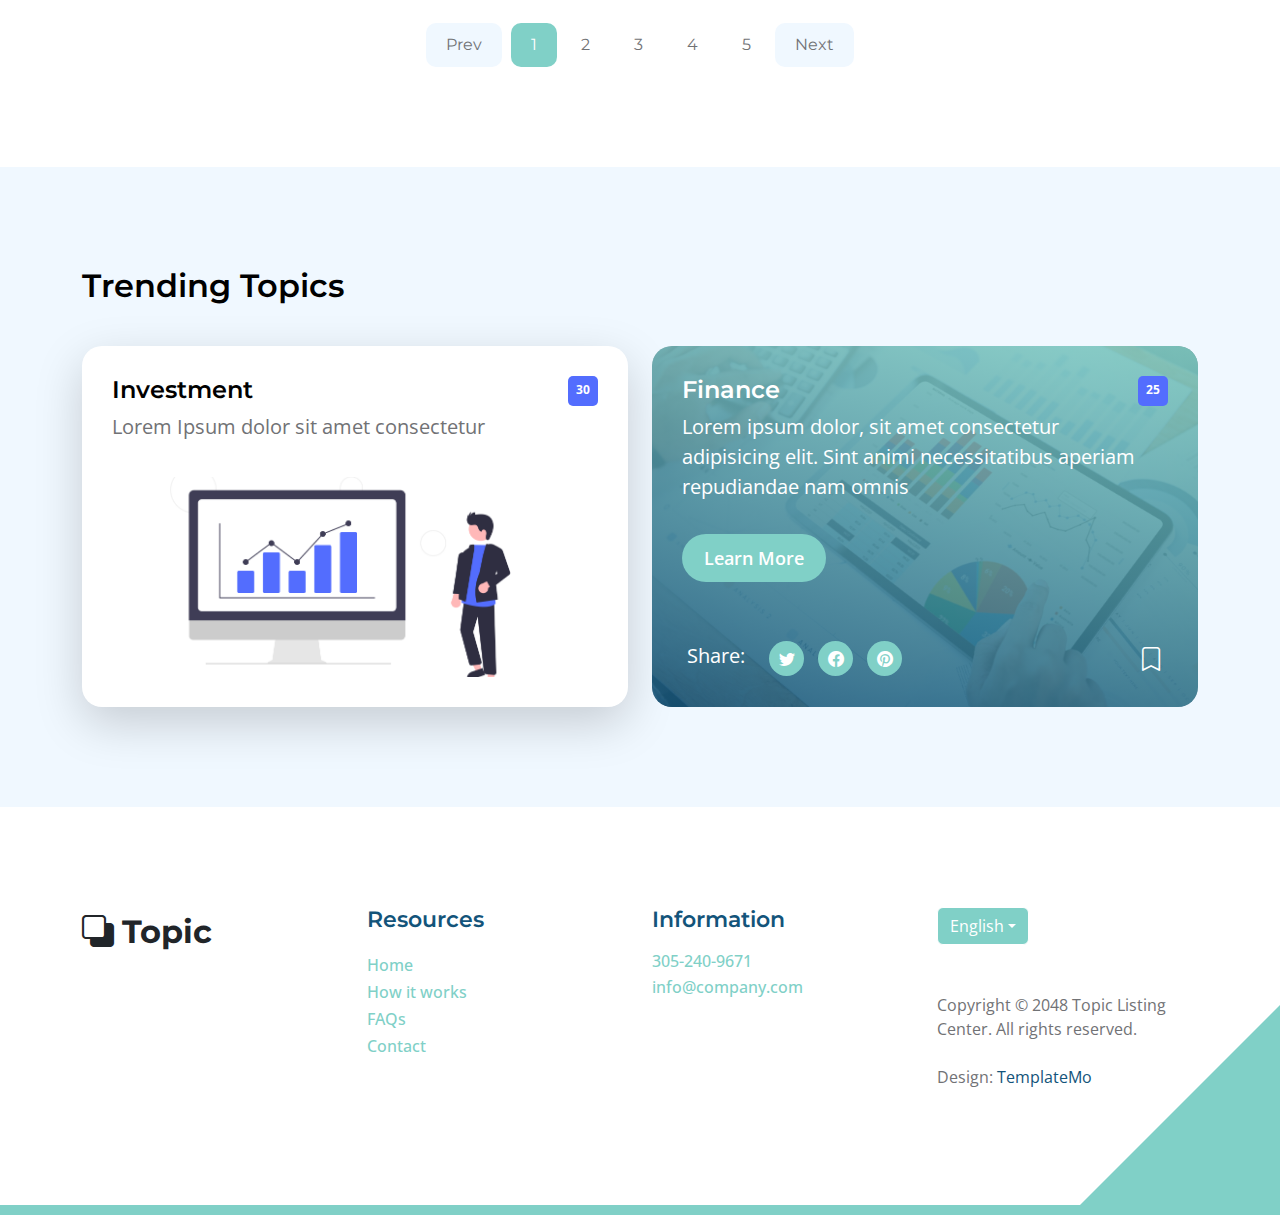
<file: templatemo_590_topic_listing/topics-listing.html>
<!doctype html>
<html lang="en">
    <head>
        <meta charset="utf-8">
        <meta name="viewport" content="width=device-width, initial-scale=1">

        <meta name="description" content="">
        <meta name="author" content="">

        <title>Topic Listing Page</title>

        <!-- CSS FILES -->        
        <link rel="preconnect" href="https://fonts.googleapis.com">
        
        <link rel="preconnect" href="https://fonts.gstatic.com" crossorigin>

        <link href="https://fonts.googleapis.com/css2?family=Montserrat:wght@500;600;700&family=Open+Sans&display=swap" rel="stylesheet">
                        
        <link href="css/bootstrap.min.css" rel="stylesheet">

        <link href="css/bootstrap-icons.css" rel="stylesheet">

        <link href="css/templatemo-topic-listing.css" rel="stylesheet">
<!--

TemplateMo 590 topic listing

https://templatemo.com/tm-590-topic-listing

-->
    </head>
    
    <body class="topics-listing-page" id="top">

        <main>

            <nav class="navbar navbar-expand-lg">
                <div class="container">
                    <a class="navbar-brand" href="index.html">
                        <i class="bi-back"></i>
                        <span>Topic</span>
                    </a>

                    <div class="d-lg-none ms-auto me-4">
                        <a href="#top" class="navbar-icon bi-person smoothscroll"></a>
                    </div>
    
                    <button class="navbar-toggler" type="button" data-bs-toggle="collapse" data-bs-target="#navbarNav" aria-controls="navbarNav" aria-expanded="false" aria-label="Toggle navigation">
                        <span class="navbar-toggler-icon"></span>
                    </button>
    
                    <div class="collapse navbar-collapse" id="navbarNav">
                        <ul class="navbar-nav ms-lg-5 me-lg-auto">
                            <li class="nav-item">
                                <a class="nav-link click-scroll" href="index.html#section_1">Home</a>
                            </li>

                            <li class="nav-item">
                                <a class="nav-link click-scroll" href="index.html#section_2">Browse Topics</a>
                            </li>
    
                            <li class="nav-item">
                                <a class="nav-link click-scroll" href="index.html#section_3">How it works</a>
                            </li>

                            <li class="nav-item">
                                <a class="nav-link click-scroll" href="index.html#section_4">FAQs</a>
                            </li>
    
                            <li class="nav-item">
                                <a class="nav-link click-scroll" href="index.html#section_5">Contact</a>
                            </li>

                            <li class="nav-item dropdown">
                                <a class="nav-link dropdown-toggle" href="#section_5" id="navbarLightDropdownMenuLink" role="button" data-bs-toggle="dropdown" aria-expanded="false">Pages</a>

                                <ul class="dropdown-menu dropdown-menu-light" aria-labelledby="navbarLightDropdownMenuLink">
                                    <li><a class="dropdown-item active" href="topics-listing.html">Topics Listing</a></li>

                                    <li><a class="dropdown-item" href="contact.html">Contact Form</a></li>
                                </ul>
                            </li>
                        </ul>

                        <div class="d-none d-lg-block">
                            <a href="#top" class="navbar-icon bi-person smoothscroll"></a>
                        </div>
                    </div>
                </div>
            </nav>


            <header class="site-header d-flex flex-column justify-content-center align-items-center">
                <div class="container">
                    <div class="row align-items-center">

                        <div class="col-lg-5 col-12">
                            <nav aria-label="breadcrumb">
                                <ol class="breadcrumb">
                                    <li class="breadcrumb-item"><a href="index.html">Homepage</a></li>

                                    <li class="breadcrumb-item active" aria-current="page">Topics Listing</li>
                                </ol>
                            </nav>

                            <h2 class="text-white">Topics Listing</h2>
                        </div>

                    </div>
                </div>
            </header>


            <section class="section-padding">
                <div class="container">
                    <div class="row">

                        <div class="col-lg-12 col-12 text-center">
                            <h3 class="mb-4">Popular Topics</h3>
                        </div>

                        <div class="col-lg-8 col-12 mt-3 mx-auto">
                            <div class="custom-block custom-block-topics-listing bg-white shadow-lg mb-5">
                                <div class="d-flex">
                                    <img src="images/topics/undraw_Remote_design_team_re_urdx.png" class="custom-block-image img-fluid" alt="">

                                    <div class="custom-block-topics-listing-info d-flex">
                                        <div>
                                            <h5 class="mb-2">Web Design</h5>

                                            <p class="mb-0">Topic Listing includes home, listing, detail and contact pages. Feel free to modify this template for your custom websites.</p>

                                            <a href="topics-detail.html" class="btn custom-btn mt-3 mt-lg-4">Learn More</a>
                                        </div>

                                        <span class="badge bg-design rounded-pill ms-auto">14</span>
                                    </div>
                                </div>
                            </div>

                            <div class="custom-block custom-block-topics-listing bg-white shadow-lg mb-5">
                                <div class="d-flex">
                                    <img src="images/topics/undraw_online_ad_re_ol62.png" class="custom-block-image img-fluid" alt="">

                                    <div class="custom-block-topics-listing-info d-flex">
                                        <div>
                                            <h5 class="mb-2">Advertising</h5>

                                            <p class="mb-0">Visit TemplateMo website to download free CSS templates. Lorem ipsum dolor, sit amet consectetur adipisicing elit animi necessitatibus</p>

                                            <a href="topics-detail.html" class="btn custom-btn mt-3 mt-lg-4">Learn More</a>
                                        </div>

                                        <span class="badge bg-advertising rounded-pill ms-auto">30</span>
                                    </div>
                                </div>
                            </div>

                            <div class="custom-block custom-block-topics-listing bg-white shadow-lg mb-5">
                                <div class="d-flex">
                                    <img src="images/topics/undraw_Podcast_audience_re_4i5q.png" class="custom-block-image img-fluid" alt="">

                                    <div class="custom-block-topics-listing-info d-flex">
                                        <div>
                                            <h5 class="mb-2">Podcast</h5>

                                            <p class="mb-0">Lorem ipsum dolor, sit amet consectetur adipisicing elit animi necessitatibus</p>

                                            <a href="topics-detail.html" class="btn custom-btn mt-3 mt-lg-4">Learn More</a>
                                        </div>

                                        <span class="badge bg-music rounded-pill ms-auto">20</span>
                                    </div>
                                </div>
                            </div>
                        </div>

                        <div class="col-lg-12 col-12">
                            <nav aria-label="Page navigation example">
                                <ul class="pagination justify-content-center mb-0">
                                    <li class="page-item">
                                        <a class="page-link" href="#" aria-label="Previous">
                                            <span aria-hidden="true">Prev</span>
                                        </a>
                                    </li>

                                    <li class="page-item active" aria-current="page">
                                        <a class="page-link" href="#">1</a>
                                    </li>
                                    
                                    <li class="page-item">
                                        <a class="page-link" href="#">2</a>
                                    </li>
                                    
                                    <li class="page-item">
                                        <a class="page-link" href="#">3</a>
                                    </li>

                                    <li class="page-item">
                                        <a class="page-link" href="#">4</a>
                                    </li>

                                    <li class="page-item">
                                        <a class="page-link" href="#">5</a>
                                    </li>
                                    
                                    <li class="page-item">
                                        <a class="page-link" href="#" aria-label="Next">
                                            <span aria-hidden="true">Next</span>
                                        </a>
                                    </li>
                                </ul>
                            </nav>
                        </div>

                    </div>
                </div>
            </section>


            <section class="section-padding section-bg">
                <div class="container">
                    <div class="row">

                        <div class="col-lg-12 col-12">
                            <h3 class="mb-4">Trending Topics</h3>
                        </div>

                        <div class="col-lg-6 col-md-6 col-12 mt-3 mb-4 mb-lg-0">
                            <div class="custom-block bg-white shadow-lg">
                                <a href="topics-detail.html">
                                    <div class="d-flex">
                                        <div>
                                            <h5 class="mb-2">Investment</h5>

                                            <p class="mb-0">Lorem Ipsum dolor sit amet consectetur</p>
                                        </div>

                                        <span class="badge bg-finance rounded-pill ms-auto">30</span>
                                    </div>

                                    <img src="images/topics/undraw_Finance_re_gnv2.png" class="custom-block-image img-fluid" alt="">
                                </a>
                            </div>
                        </div>

                        <div class="col-lg-6 col-md-6 col-12 mt-lg-3">
                            <div class="custom-block custom-block-overlay">
                                <div class="d-flex flex-column h-100">
                                    <img src="images/businesswoman-using-tablet-analysis.jpg" class="custom-block-image img-fluid" alt="">

                                    <div class="custom-block-overlay-text d-flex">
                                        <div>
                                            <h5 class="text-white mb-2">Finance</h5>

                                            <p class="text-white">Lorem ipsum dolor, sit amet consectetur adipisicing elit. Sint animi necessitatibus aperiam repudiandae nam omnis</p>

                                            <a href="topics-detail.html" class="btn custom-btn mt-2 mt-lg-3">Learn More</a>
                                        </div>

                                        <span class="badge bg-finance rounded-pill ms-auto">25</span>
                                    </div>

                                    <div class="social-share d-flex">
                                        <p class="text-white me-4">Share:</p>

                                        <ul class="social-icon">
                                            <li class="social-icon-item">
                                                <a href="#" class="social-icon-link bi-twitter"></a>
                                            </li>

                                            <li class="social-icon-item">
                                                <a href="#" class="social-icon-link bi-facebook"></a>
                                            </li>

                                            <li class="social-icon-item">
                                                <a href="#" class="social-icon-link bi-pinterest"></a>
                                            </li>
                                        </ul>

                                        <a href="#" class="custom-icon bi-bookmark ms-auto"></a>
                                    </div>

                                    <div class="section-overlay"></div>
                                </div>
                            </div>
                        </div>

                    </div>
                </div>
            </section>
        </main>

		<footer class="site-footer section-padding">
            <div class="container">
                <div class="row">

                    <div class="col-lg-3 col-12 mb-4 pb-2">
                        <a class="navbar-brand mb-2" href="index.html">
                            <i class="bi-back"></i>
                            <span>Topic</span>
                        </a>
                    </div>

                    <div class="col-lg-3 col-md-4 col-6">
                        <h6 class="site-footer-title mb-3">Resources</h6>

                        <ul class="site-footer-links">
                            <li class="site-footer-link-item">
                                <a href="#" class="site-footer-link">Home</a>
                            </li>

                            <li class="site-footer-link-item">
                                <a href="#" class="site-footer-link">How it works</a>
                            </li>

                            <li class="site-footer-link-item">
                                <a href="#" class="site-footer-link">FAQs</a>
                            </li>

                            <li class="site-footer-link-item">
                                <a href="#" class="site-footer-link">Contact</a>
                            </li>
                        </ul>
                    </div>

                    <div class="col-lg-3 col-md-4 col-6 mb-4 mb-lg-0">
                        <h6 class="site-footer-title mb-3">Information</h6>

                        <p class="text-white d-flex mb-1">
                            <a href="tel: 305-240-9671" class="site-footer-link">
                                305-240-9671
                            </a>
                        </p>

                        <p class="text-white d-flex">
                            <a href="mailto:info@company.com" class="site-footer-link">
                                info@company.com
                            </a>
                        </p>
                    </div>

                    <div class="col-lg-3 col-md-4 col-12 mt-4 mt-lg-0 ms-auto">
                        <div class="dropdown">
                            <button class="btn btn-secondary dropdown-toggle" type="button" data-bs-toggle="dropdown" aria-expanded="false">
                            English</button>

                            <ul class="dropdown-menu">
                                <li><button class="dropdown-item" type="button">Thai</button></li>

                                <li><button class="dropdown-item" type="button">Myanmar</button></li>

                                <li><button class="dropdown-item" type="button">Arabic</button></li>
                            </ul>
                        </div>

                        <p class="copyright-text mt-lg-5 mt-4">Copyright © 2048 Topic Listing Center. All rights reserved.
                        <br><br>Design: <a rel="nofollow" href="https://templatemo.com" target="_blank">TemplateMo</a></p>
                        
                    </div>

                </div>
            </div>
        </footer>

        <!-- JAVASCRIPT FILES -->
        <script src="js/jquery.min.js"></script>
        <script src="js/bootstrap.bundle.min.js"></script>
        <script src="js/jquery.sticky.js"></script>
        <script src="js/custom.js"></script>

    </body>
</html>
</file>
<file: docs/css/templatemo-topic-listing.css>
/*

TemplateMo 590 topic listing

https://templatemo.com/tm-590-topic-listing

*/

/*---------------------------------------
  CUSTOM PROPERTIES ( VARIABLES )             
-----------------------------------------*/

:root {
  --white-color: #ffffff;
  --primary-color: #13547a;
  --secondary-color: #80d0c7;
  --section-bg-color: #f0f8ff;
  --custom-btn-bg-color: #80d0c7;
  --custom-btn-bg-hover-color: #13547a;
  --dark-color: #000000;
  --p-color: #717275;
  --border-color: #7fffd4;
  --link-hover-color: #13547a;
  --body-font-family: 'Open Sans', sans-serif;
  --title-font-family: 'Montserrat', sans-serif;
  --h1-font-size: 58px;
  --h2-font-size: 46px;
  --h3-font-size: 32px;
  --h4-font-size: 28px;
  --h5-font-size: 24px;
  --h6-font-size: 22px;
  --p-font-size: 20px;
  --menu-font-size: 14px;
  --btn-font-size: 18px;
  --copyright-font-size: 16px;
  --border-radius-large: 100px;
  --border-radius-medium: 20px;
  --border-radius-small: 10px;
  --font-weight-normal: 400;
  --font-weight-medium: 500;
  --font-weight-semibold: 600;
  --font-weight-bold: 700;
}

body {
  background-color: var(--white-color);
  font-family: var(--body-font-family);
}

/*---------------------------------------
  TYPOGRAPHY               
-----------------------------------------*/

h2,
h3,
h4,
h5,
h6 {
  color: var(--dark-color);
}

h1,
h2,
h3,
h4,
h5,
h6 {
  font-family: var(--title-font-family);
  font-weight: var(--font-weight-semibold);
}

h1 {
  font-size: var(--h1-font-size);
  font-weight: var(--font-weight-bold);
}

h2 {
  font-size: var(--h2-font-size);
  font-weight: var(--font-weight-bold);
}

h3 {
  font-size: var(--h3-font-size);
}

h4 {
  font-size: var(--h4-font-size);
}

h5 {
  font-size: var(--h5-font-size);
}

h6 {
  color: var(--primary-color);
  font-size: var(--h6-font-size);
}

p {
  color: var(--p-color);
  font-size: var(--p-font-size);
  font-weight: var(--font-weight-normal);
}

ul li {
  color: var(--p-color);
  font-size: var(--p-font-size);
  font-weight: var(--font-weight-normal);
}

a,
button {
  touch-action: manipulation;
  transition: all 0.3s;
}

a {
  display: inline-block;
  color: var(--primary-color);
  text-decoration: none;
}

a:hover {
  color: var(--link-hover-color);
}

b,
strong {
  font-weight: var(--font-weight-bold);
}

/*---------------------------------------
  SECTION               
-----------------------------------------*/

.section-padding {
  padding-top: 100px;
  padding-bottom: 100px;
}

.section-bg {
  background-color: var(--section-bg-color);
}

.section-overlay {
  background-image: linear-gradient(15deg, #13547a 0%, #80d0c7 100%);
  position: absolute;
  top: 0;
  left: 0;
  pointer-events: none;
  width: 100%;
  height: 100%;
  opacity: 0.85;
}

.section-overlay+.container {
  position: relative;
}

.tab-content {
  background-color: var(--white-color);
  border-radius: var(--border-radius-medium);
}

.nav-tabs {
  border-bottom: 1px solid #ecf3f2;
  margin-bottom: 40px;
  justify-content: center;
}

.nav-tabs .nav-link {
  border-radius: 0;
  border-top: 0;
  border-right: 0;
  border-left: 0;
  color: var(--p-color);
  font-family: var(--title-font-family);
  font-size: var(--btn-font-size);
  font-weight: var(--font-weight-medium);
  padding: 15px 25px;
  transition: all 0.3s;
}

.nav-tabs .nav-link:first-child {
  margin-right: 20px;
}

.nav-tabs .nav-item.show .nav-link,
.nav-tabs .nav-link.active,
.nav-tabs .nav-link:focus,
.nav-tabs .nav-link:hover {
  border-bottom-color: var(--primary-color);
  color: var(--primary-color);
}

/*---------------------------------------
  CUSTOM ICON COLOR               
-----------------------------------------*/

.custom-icon {
  color: var(--secondary-color);
}

/*---------------------------------------
  CUSTOM BUTTON               
-----------------------------------------*/

.custom-btn {
  background: var(--custom-btn-bg-color);
  border: 2px solid transparent;
  border-radius: var(--border-radius-large);
  color: var(--white-color);
  font-size: var(--btn-font-size);
  font-weight: var(--font-weight-semibold);
  line-height: normal;
  transition: all 0.3s;
  padding: 10px 20px;
}

.custom-btn:hover {
  background: var(--custom-btn-bg-hover-color);
  color: var(--white-color);
}

.custom-border-btn {
  background: transparent;
  border: 2px solid var(--custom-btn-bg-color);
  color: var(--custom-btn-bg-color);
}

.custom-border-btn:hover {
  background: var(--custom-btn-bg-color);
  border-color: transparent;
  color: var(--white-color);
}

.custom-btn-bg-white {
  border-color: var(--white-color);
  color: var(--white-color);
}

/*---------------------------------------
  SITE HEADER              
-----------------------------------------*/

.site-header {
  background-image: linear-gradient(15deg, #13547a 0%, #80d0c7 100%);
  padding-top: 150px;
  padding-bottom: 80px;
}

.site-header .container {
  height: 100%;
}

.breadcrumb-item+.breadcrumb-item::before,
.breadcrumb-item a:hover,
.breadcrumb-item.active {
  color: var(--white-color);
}

.site-header .custom-icon {
  color: var(--white-color);
  font-size: var(--h4-font-size);
}

.site-header .custom-icon:hover {
  color: var(--secondary-color);
}

/*---------------------------------------
  NAVIGATION              
-----------------------------------------*/

.sticky-wrapper {
  position: absolute;
  top: 0;
  right: 0;
  left: 0;
}

.sticky-wrapper.is-sticky .navbar {
  background-color: var(--secondary-color);
}

.navbar {
  background: transparent;
  border-bottom: 1px solid rgba(128, 208, 199, 0.35);
  z-index: 9;
}

.navbar-brand,
.navbar-brand:hover {
  font-size: var(--h3-font-size);
  font-weight: var(--font-weight-bold);
  display: block;
}

.navbar-brand span {
  font-family: var(--title-font-family);
}

.navbar-expand-lg .navbar-nav .nav-link {
  border-radius: var(--border-radius-large);
  margin: 10px;
  padding: 10px;
}

.navbar-nav .nav-link {
  display: inline-block;
  color: var(--white-color);
  font-family: var(--title-font-family);
  font-size: var(--menu-font-size);
  font-weight: var(--font-weight-medium);
  text-transform: uppercase;
  letter-spacing: 0.5px;
  position: relative;
  padding-top: 15px;
  padding-bottom: 15px;
}

.navbar-nav .nav-link.active,
.navbar-nav .nav-link:hover {
  color: var(--primary-color);
}

.navbar .dropdown-menu {
  background: var(--white-color);
  box-shadow: 0 1rem 3rem rgba(0, 0, 0, .175);
  border: 0;
  display: inherit;
  opacity: 0;
  min-width: 9rem;
  margin-top: 20px;
  padding: 13px 0 10px 0;
  transition: all 0.3s;
  pointer-events: none;
}

.navbar .dropdown-menu::before {
  content: "";
  width: 0;
  height: 0;
  border-left: 20px solid transparent;
  border-right: 20px solid transparent;
  border-bottom: 15px solid var(--white-color);
  position: absolute;
  top: -10px;
  left: 10px;
}

.navbar .dropdown-item {
  display: inline-block;
  color: var(--p-bg-color);
  font-family: var(--title-font-family);
  font-size: var(--menu-font-size);
  font-weight: var(--font-weight-medium);
  text-transform: uppercase;
  letter-spacing: 0.5px;
  position: relative;
}

.navbar .dropdown-item.active,
.navbar .dropdown-item:active,
.navbar .dropdown-item:focus,
.navbar .dropdown-item:hover {
  background: transparent;
  color: var(--primary-color);
}

.navbar .dropdown-toggle::after {
  content: "\f282";
  display: inline-block;
  font-family: bootstrap-icons !important;
  font-size: var(--copyright-font-size);
  font-style: normal;
  font-weight: normal !important;
  font-variant: normal;
  text-transform: none;
  line-height: 1;
  vertical-align: -.125em;
  -webkit-font-smoothing: antialiased;
  -moz-osx-font-smoothing: grayscale;
  position: relative;
  left: 2px;
  border: 0;
}

@media screen and (min-width: 992px) {
  .navbar .dropdown:hover .dropdown-menu {
    opacity: 1;
    margin-top: 0;
    pointer-events: auto;
  }
}

.navbar-icon {
  background: var(--white-color);
  border-radius: var(--border-radius-large);
  display: inline-block;
  font-size: var(--h5-font-size);
  width: 40px;
  height: 40px;
  line-height: 40px;
  text-align: center;
  transition: all 0.3s ease;
}

.navbar-icon:hover {
  background: var(--primary-color);
  color: var(--white-color);
}

.navbar-toggler {
  border: 0;
  padding: 0;
  cursor: pointer;
  margin: 0;
  width: 30px;
  height: 35px;
  outline: none;
}

.navbar-toggler:focus {
  outline: none;
  box-shadow: none;
}

.navbar-toggler[aria-expanded="true"] .navbar-toggler-icon {
  background: transparent;
}

.navbar-toggler[aria-expanded="true"] .navbar-toggler-icon:before,
.navbar-toggler[aria-expanded="true"] .navbar-toggler-icon:after {
  transition: top 300ms 50ms ease, -webkit-transform 300ms 350ms ease;
  transition: top 300ms 50ms ease, transform 300ms 350ms ease;
  transition: top 300ms 50ms ease, transform 300ms 350ms ease, -webkit-transform 300ms 350ms ease;
  top: 0;
}

.navbar-toggler[aria-expanded="true"] .navbar-toggler-icon:before {
  transform: rotate(45deg);
}

.navbar-toggler[aria-expanded="true"] .navbar-toggler-icon:after {
  transform: rotate(-45deg);
}

.navbar-toggler .navbar-toggler-icon {
  background: var(--white-color);
  transition: background 10ms 300ms ease;
  display: block;
  width: 30px;
  height: 2px;
  position: relative;
}

.navbar-toggler .navbar-toggler-icon:before,
.navbar-toggler .navbar-toggler-icon:after {
  transition: top 300ms 350ms ease, -webkit-transform 300ms 50ms ease;
  transition: top 300ms 350ms ease, transform 300ms 50ms ease;
  transition: top 300ms 350ms ease, transform 300ms 50ms ease, -webkit-transform 300ms 50ms ease;
  position: absolute;
  right: 0;
  left: 0;
  background: var(--white-color);
  width: 30px;
  height: 2px;
  content: '';
}

.navbar-toggler .navbar-toggler-icon::before {
  top: -8px;
}

.navbar-toggler .navbar-toggler-icon::after {
  top: 8px;
}

/*---------------------------------------
  HERO        
-----------------------------------------*/

.hero-section {
  background-image: linear-gradient(15deg, #13547a 0%, #80d0c7 100%);
  position: relative;
  overflow: hidden;
  padding-top: 150px;
  padding-bottom: 150px;
}

.hero-section .input-group {
  background-color: var(--white-color);
  border-radius: var(--border-radius-large);
  padding: 10px 15px;
}

.hero-section .input-group-text {
  background-color: transparent;
  border: 0;
}

.hero-section input[type="search"] {
  border: 0;
  box-shadow: none;
  margin-bottom: 0;
  padding-left: 0;
}

.hero-section button[type="submit"] {
  background-color: var(--primary-color);
  border: 0;
  border-radius: var(--border-radius-large) !important;
  color: var(--white-color);
  max-width: 150px;
}

/*---------------------------------------
  TOPICS              
-----------------------------------------*/

.featured-section {
  background-color: var(--secondary-color);
  border-radius: 0 0 100px 100px;
  padding-bottom: 100px;
}

.featured-section .row {
  position: relative;
  bottom: 100px;
  margin-bottom: -100px;
}

.custom-block {
  border-radius: var(--border-radius-medium);
  position: relative;
  overflow: hidden;
  padding: 30px;
  transition: all 0.3s ease;
  height: 100%;
}

.custom-block:hover {
  background-color: var(--secondary-color);
  transform: translateY(-3px);
}

.custom-block>a {
  width: 100%;
}

.custom-block-image {
  display: block;
  width: 100%;
  height: 200px;
  object-fit: cover;
  margin-top: 35px;
}

.custom-block .rounded-pill {
  border-radius: 5px !important;
  display: flex;
  justify-content: center;
  text-align: center;
  width: 30px;
  height: 30px;
  line-height: 20px;
}

.custom-block-overlay {
  height: 100%;
  min-height: 350px;
  padding: 0;
}

.custom-block-overlay>a {
  height: 100%;
}

.custom-block-overlay .custom-block-image {
  border-radius: var(--border-radius-medium);
  display: block;
  height: 100%;
  margin-top: 0;
}

.custom-block-overlay-text {
  position: absolute;
  z-index: 2;
  top: 0;
  right: 0;
  left: 0;
  padding: 30px;
}

.social-share {
  position: absolute;
  bottom: 0;
  right: 0;
  left: 0;
  z-index: 2;
  padding: 20px 35px;
}

.social-share .bi-bookmark {
  color: var(--white-color);
  font-size: var(--h5-font-size);
}

.social-share .bi-bookmark:hover {
  color: var(--secondary-color);
}

.bg-design {
  background-color: #00B0FF;
}

.bg-graphic {
  background-color: #00BFA6;
}

.bg-advertising {
  background-color: #F50057;
}

.bg-finance {
  background-color: #536DFE;
}

.bg-music {
  background-color: #F9A826;
}

.bg-education {
  background-color: #00BFA6;
}

/*---------------------------------------
  TOPICS               
-----------------------------------------*/

.topics-detail-block {
  border-radius: var(--border-radius-medium);
  position: relative;
  overflow: hidden;
}

.topics-detail-block-image {
  display: block;
  border-radius: var(--border-radius-medium);
}

blockquote {
  background-color: var(--section-bg-color);
  border-radius: var(--border-radius-small);
  font-family: var(--title-font-family);
  font-size: var(--h4-font-size);
  font-weight: var(--font-weight-bold);
  display: inline-block;
  text-align: center;
  margin: 30px;
  padding: 40px;
}

.topics-listing-page .site-header {
  padding-bottom: 65px;
}

.custom-block-topics-listing-info {
  margin: 30px 20px 20px 30px;
}

.custom-block-topics-listing {
  height: inherit;
}

.custom-block-topics-listing .custom-block-image {
  width: 200px;
}

/*---------------------------------------
  PAGINATION              
-----------------------------------------*/

.pagination {
  margin-top: 40px;
}

.page-link {
  border: 0;
  border-radius: var(--border-radius-small);
  color: var(--p-color);
  font-family: var(--title-font-family);
  margin: 0 5px;
  padding: 10px 20px;
}

.page-link:hover,
.page-item:first-child .page-link:hover,
.page-item:last-child .page-link:hover {
  background-color: var(--secondary-color);
  color: var(--white-color);
}

.page-item:first-child .page-link {
  margin-right: 10px;
}

.page-item:first-child .page-link,
.page-item:last-child .page-link {
  background-color: var(--section-bg-color);
  border-radius: var(--border-radius-small);
}

.active>.page-link,
.page-link.active {
  background-color: var(--secondary-color);
  border-color: var(--secondary-color);
}

/*---------------------------------------
  TIMELINE              
-----------------------------------------*/

.timeline-section {
  background-image: url('../images/colleagues-working-cozy-office-medium-shot.jpg');
  background-repeat: no-repeat;
  background-position: center;
  background-size: cover;
  position: relative;
}

.timeline-container .vertical-scrollable-timeline {
  list-style-type: none;
  position: relative;
  padding-left: 0;
}

.timeline-container .vertical-scrollable-timeline .list-progress {
  width: 8px;
  height: 87%;
  background-color: var(--primary-color);
  position: absolute;
  left: 52px;
  top: 0;
  overflow: hidden;
}

.timeline-container .vertical-scrollable-timeline .list-progress .inner {
  position: absolute;
  right: 0;
  bottom: 0;
  height: 100%;
  background-color: var(--secondary-color);
  width: 100%;
}

.timeline-container .vertical-scrollable-timeline li {
  position: relative;
  padding: 20px 0px 65px 145px;
}

.timeline-container .vertical-scrollable-timeline li:last-child {
  padding-bottom: 0;
}

.timeline-container .vertical-scrollable-timeline li p {
  line-height: 40px;
}

.timeline-container .vertical-scrollable-timeline li p:last-child {
  margin-bottom: 0;
}

.timeline-container .vertical-scrollable-timeline li .icon-holder {
  position: absolute;
  left: 0;
  top: 0;
  width: 104px;
  height: 104px;
  display: flex;
  justify-content: center;
  align-items: center;
  background-color: var(--secondary-color);
  border-radius: 50%;
  z-index: 1;
  transition: 0.4s all;
}

.timeline-container .vertical-scrollable-timeline li .icon-holder::before {
  content: "";
  width: 80px;
  height: 80px;
  border: 4px solid #fff;
  position: absolute;
  background-color: var(--secondary-color);
  border-radius: 50%;
  z-index: -1;
  transition: 0.4s all;
}

.timeline-container .vertical-scrollable-timeline li .icon-holder i {
  font-size: 25px;
  color: var(--white-color);
}

.timeline-container .vertical-scrollable-timeline li::before {
  content: "";
  position: absolute;
  height: 100%;
  width: 8px;
  background-color: transparent;
  left: 52px;
  z-index: 0;
}

.timeline-container .vertical-scrollable-timeline li.active .icon-holder {
  background-color: var(--primary-color);
}

.timeline-container .vertical-scrollable-timeline li.active .icon-holder::before {
  background-color: var(--primary-color);
}

/*---------------------------------------
  FAQs              
-----------------------------------------*/

.faq-section .accordion-item {
  border: 0;
}

.faq-section .accordion-button {
  font-size: var(--h6-font-size);
  font-weight: var(--font-weight-semibold);
}

.faq-section .accordion-item:first-of-type .accordion-button {
  border-radius: var(--border-radius-large);
}

.faq-section .accordion-button:not(.collapsed) {
  border-radius: var(--border-radius-large);
  box-shadow: none;
  color: var(--primary-color);
}

.faq-section .accordion-body {
  color: var(--p-color);
  font-size: var(--btn-font-size);
  line-height: 40px;
}

/*---------------------------------------
  NEWSLETTER               
-----------------------------------------*/

.newsletter-image {
  border-radius: var(--border-radius-medium);
}

/*---------------------------------------
  CONTACT               
-----------------------------------------*/

.google-map {
  border-radius: var(--border-radius-medium);
}

.contact-form .form-floating>textarea {
  border-radius: var(--border-radius-medium);
  height: 150px;
}

/*---------------------------------------
  SUBSCRIBE FORM               
-----------------------------------------*/

.subscribe-form-wrap {
  padding: 50px;
}

.subscribe-form {
  width: 95%;
}

/*---------------------------------------
  CUSTOM FORM               
-----------------------------------------*/

.custom-form .form-control {
  border-radius: var(--border-radius-large);
  color: var(--p-color);
  margin-bottom: 24px;
  padding-top: 13px;
  padding-bottom: 13px;
  padding-left: 20px;
  outline: none;
}

.form-floating>label {
  padding-left: 20px;
}

.custom-form button[type="submit"] {
  background: var(--custom-btn-bg-color);
  border: none;
  border-radius: var(--border-radius-large);
  color: var(--white-color);
  font-family: var(--title-font-family);
  font-size: var(--p-font-size);
  font-weight: var(--font-weight-semibold);
  transition: all 0.3s;
  margin-bottom: 0;
}

.custom-form button[type="submit"]:hover,
.custom-form button[type="submit"]:focus {
  background: var(--custom-btn-bg-hover-color);
  border-color: transparent;
}

/*---------------------------------------
  SITE FOOTER              
-----------------------------------------*/

.site-footer {
  border-bottom: 10px solid var(--secondary-color);
  position: relative;
}

.site-footer::after {
  content: "";
  position: absolute;
  bottom: 0;
  right: 0;
  width: 0;
  height: 0;
  border-style: solid;
  border-width: 0 0 200px 200px;
  border-color: transparent transparent var(--secondary-color) transparent;
  pointer-events: none;
}

.site-footer-title {
  color: var(--primary-color);
}

.site-footer .dropdown-menu {
  padding: 0;
}

.site-footer .dropdown-item {
  color: var(--p-color);
  font-size: var(--menu-font-size);
  font-weight: var(--font-weight-medium);
  padding: 4px 18px;
}

.site-footer .dropdown-item:hover {
  background-color: transparent;
  color: var(--primary-color);
}

.site-footer .dropdown-menu li:first-child .dropdown-item {
  padding-top: 10px;
}

.site-footer .dropdown-menu li:last-child .dropdown-item {
  padding-bottom: 12px;
}

.site-footer .dropdown-toggle {
  background-color: var(--secondary-color);
  border-color: var(--white-color);
}

.site-footer .dropdown-toggle:hover {
  background-color: var(--primary-color);
  border-color: transparent;
}

.site-footer-links {
  padding-left: 0;
}

.site-footer-link-item {
  display: block;
  list-style: none;
  line-height: normal;
}

.site-footer-link {
  color: var(--secondary-color);
  font-size: var(--copyright-font-size);
  font-weight: var(--font-weight-medium);
  line-height: normal;
}

.copyright-text {
  font-size: var(--copyright-font-size);
}

/*---------------------------------------
  SOCIAL ICON               
-----------------------------------------*/

.social-icon {
  margin: 0;
  padding: 0;
}

.social-icon-item {
  list-style: none;
  display: inline-block;
  vertical-align: top;
}

.social-icon-link {
  background: var(--secondary-color);
  border-radius: var(--border-radius-large);
  color: var(--white-color);
  font-size: var(--copyright-font-size);
  display: block;
  margin-right: 10px;
  text-align: center;
  width: 35px;
  height: 35px;
  line-height: 36px;
  transition: background 0.2s, color 0.2s;
}

.social-icon-link:hover {
  background: var(--primary-color);
  color: var(--white-color);
}

/*---------------------------------------
  RESPONSIVE STYLES               
-----------------------------------------*/

@media screen and (max-width: 991px) {
  h1 {
    font-size: 48px;
  }
  h2 {
    font-size: 36px;
  }
  h3 {
    font-size: 32px;
  }
  h4 {
    font-size: 28px;
  }
  h5 {
    font-size: 20px;
  }
  h6 {
    font-size: 18px;
  }
  .section-padding {
    padding-top: 50px;
    padding-bottom: 50px;
  }
  .navbar {
    background-color: var(--secondary-color);
  }
  .navbar-nav .dropdown-menu {
    position: relative;
    left: 10px;
    opacity: 1;
    pointer-events: auto;
    max-width: 155px;
    margin-top: 10px;
    margin-bottom: 15px;
  }
  .navbar-expand-lg .navbar-nav {
    padding-bottom: 20px;
  }
  .navbar-expand-lg .navbar-nav .nav-link {
    padding: 0;
  }
  .nav-tabs .nav-link:first-child {
    margin-right: 5px;
  }
  .nav-tabs .nav-link {
    font-size: var(--copyright-font-size);
    padding: 10px;
  }
  .featured-section {
    border-radius: 0 0 80px 80px;
    padding-bottom: 50px;
  }
  .custom-block-topics-listing .custom-block-image {
    width: auto;
  }
  .custom-block-topics-listing>.d-flex,
  .custom-block-topics-listing-info,
  .custom-block-topics-listing a {
    flex-direction: column;
  }
  .timeline-container .vertical-scrollable-timeline .list-progress {
    height: 75%;
  }
  .timeline-container .vertical-scrollable-timeline li {
    padding-left: 135px;
  }
  .subscribe-form-wrap {
    padding-top: 30px;
    padding-bottom: 0;
  }
}

@media screen and (max-width: 480px) {
  h1 {
    font-size: 36px;
  }
  h2 {
    font-size: 28px;
  }
  h3 {
    font-size: 26px;
  }
  h4 {
    font-size: 22px;
  }
  h5 {
    font-size: 20px;
  }
}
</file>
<file: templatemo_590_topic_listing/css/templatemo-topic-listing.css>
/*

TemplateMo 590 topic listing

https://templatemo.com/tm-590-topic-listing

*/

/*---------------------------------------
  CUSTOM PROPERTIES ( VARIABLES )             
-----------------------------------------*/
:root {
  --white-color:                  #ffffff;
  --primary-color:                #13547a;
  --secondary-color:              #80d0c7;
  --section-bg-color:             #f0f8ff;
  --custom-btn-bg-color:          #80d0c7;
  --custom-btn-bg-hover-color:    #13547a;
  --dark-color:                   #000000;
  --p-color:                      #717275;
  --border-color:                 #7fffd4;
  --link-hover-color:             #13547a;

  --body-font-family:             'Open Sans', sans-serif;
  --title-font-family:            'Montserrat', sans-serif;

  --h1-font-size:                 58px;
  --h2-font-size:                 46px;
  --h3-font-size:                 32px;
  --h4-font-size:                 28px;
  --h5-font-size:                 24px;
  --h6-font-size:                 22px;
  --p-font-size:                  20px;
  --menu-font-size:               14px;
  --btn-font-size:                18px;
  --copyright-font-size:          16px;

  --border-radius-large:          100px;
  --border-radius-medium:         20px;
  --border-radius-small:          10px;

  --font-weight-normal:           400;
  --font-weight-medium:           500;
  --font-weight-semibold:         600;
  --font-weight-bold:             700;
}

body {
  background-color: var(--white-color);
  font-family: var(--body-font-family); 
}


/*---------------------------------------
  TYPOGRAPHY               
-----------------------------------------*/

h2,
h3,
h4,
h5,
h6 {
  color: var(--dark-color);
}

h1,
h2,
h3,
h4,
h5,
h6 {
  font-family: var(--title-font-family); 
  font-weight: var(--font-weight-semibold);
}

h1 {
  font-size: var(--h1-font-size);
  font-weight: var(--font-weight-bold);
}

h2 {
  font-size: var(--h2-font-size);
  font-weight: var(--font-weight-bold);
}

h3 {
  font-size: var(--h3-font-size);
}

h4 {
  font-size: var(--h4-font-size);
}

h5 {
  font-size: var(--h5-font-size);
}

h6 {
  color: var(--primary-color);
  font-size: var(--h6-font-size);
}

p {
  color: var(--p-color);
  font-size: var(--p-font-size);
  font-weight: var(--font-weight-normal);
}

ul li {
  color: var(--p-color);
  font-size: var(--p-font-size);
  font-weight: var(--font-weight-normal);
}

a, 
button {
  touch-action: manipulation;
  transition: all 0.3s;
}

a {
  display: inline-block;
  color: var(--primary-color);
  text-decoration: none;
}

a:hover {
  color: var(--link-hover-color);
}

b,
strong {
  font-weight: var(--font-weight-bold);
}


/*---------------------------------------
  SECTION               
-----------------------------------------*/
.section-padding {
  padding-top: 100px;
  padding-bottom: 100px;
}

.section-bg {
  background-color: var(--section-bg-color);
}

.section-overlay {
  background-image: linear-gradient(15deg, #13547a 0%, #80d0c7 100%);
  position: absolute;
  top: 0;
  left: 0;
  pointer-events: none;
  width: 100%;
  height: 100%;
  opacity: 0.85;
}

.section-overlay + .container {
  position: relative;
}

.tab-content {
  background-color: var(--white-color);
  border-radius: var(--border-radius-medium);
}

.nav-tabs {
  border-bottom: 1px solid #ecf3f2;
  margin-bottom: 40px;
  justify-content: center;
}

.nav-tabs .nav-link {
  border-radius: 0;
  border-top: 0;
  border-right: 0;
  border-left: 0;
  color: var(--p-color);
  font-family: var(--title-font-family);
  font-size: var(--btn-font-size);
  font-weight: var(--font-weight-medium);
  padding: 15px 25px;
  transition: all 0.3s;
}

.nav-tabs .nav-link:first-child {
  margin-right: 20px;
}

.nav-tabs .nav-item.show .nav-link, 
.nav-tabs .nav-link.active,
.nav-tabs .nav-link:focus, 
.nav-tabs .nav-link:hover {
  border-bottom-color: var(--primary-color);
  color: var(--primary-color);
}


/*---------------------------------------
  CUSTOM ICON COLOR               
-----------------------------------------*/
.custom-icon {
  color: var(--secondary-color);
}


/*---------------------------------------
  CUSTOM BUTTON               
-----------------------------------------*/
.custom-btn {
  background: var(--custom-btn-bg-color);
  border: 2px solid transparent;
  border-radius: var(--border-radius-large);
  color: var(--white-color);
  font-size: var(--btn-font-size);
  font-weight: var(--font-weight-semibold);
  line-height: normal;
  transition: all 0.3s;
  padding: 10px 20px;
}

.custom-btn:hover {
  background: var(--custom-btn-bg-hover-color);
  color: var(--white-color);
}

.custom-border-btn {
  background: transparent;
  border: 2px solid var(--custom-btn-bg-color);
  color: var(--custom-btn-bg-color);
}

.custom-border-btn:hover {
  background: var(--custom-btn-bg-color);
  border-color: transparent;
  color: var(--white-color);
}

.custom-btn-bg-white {
  border-color: var(--white-color);
  color: var(--white-color);
}


/*---------------------------------------
  SITE HEADER              
-----------------------------------------*/
.site-header {
  background-image: linear-gradient(15deg, #13547a 0%, #80d0c7 100%);
  padding-top: 150px;
  padding-bottom: 80px;
}

.site-header .container {
  height: 100%;
}

.breadcrumb-item+.breadcrumb-item::before,
.breadcrumb-item a:hover,
.breadcrumb-item.active {
  color: var(--white-color);
}

.site-header .custom-icon {
  color: var(--white-color);
  font-size: var(--h4-font-size);
}

.site-header .custom-icon:hover {
  color: var(--secondary-color);
}


/*---------------------------------------
  NAVIGATION              
-----------------------------------------*/
.sticky-wrapper {
  position: absolute;
  top: 0;
  right: 0;
  left: 0;
}

.sticky-wrapper.is-sticky .navbar {
  background-color: var(--secondary-color);
}

.navbar {
  background: transparent;
  border-bottom: 1px solid rgba(128, 208, 199, 0.35);
  z-index: 9;
}

.navbar-brand,
.navbar-brand:hover {
  font-size: var(--h3-font-size);
  font-weight: var(--font-weight-bold);
  display: block;
}

.navbar-brand span {
  font-family: var(--title-font-family);
}

.navbar-expand-lg .navbar-nav .nav-link {
  border-radius: var(--border-radius-large);
  margin: 10px;
  padding: 10px;
}

.navbar-nav .nav-link {
  display: inline-block;
  color: var(--white-color);
  font-family: var(--title-font-family); 
  font-size: var(--menu-font-size);
  font-weight: var(--font-weight-medium);
  text-transform: uppercase;
  letter-spacing: 0.5px;
  position: relative;
  padding-top: 15px;
  padding-bottom: 15px;
}

.navbar-nav .nav-link.active, 
.navbar-nav .nav-link:hover {
  color: var(--primary-color);
}

.navbar .dropdown-menu {
  background: var(--white-color);
  box-shadow: 0 1rem 3rem rgba(0,0,0,.175);
  border: 0;
  display: inherit;
  opacity: 0;
  min-width: 9rem;
  margin-top: 20px;
  padding: 13px 0 10px 0;
  transition: all 0.3s;
  pointer-events: none;
}

.navbar .dropdown-menu::before {
  content: "";
  width: 0;
  height: 0;
  border-left: 20px solid transparent;
  border-right: 20px solid transparent;
  border-bottom: 15px solid var(--white-color);
  position: absolute;
  top: -10px;
  left: 10px;
}

.navbar .dropdown-item {
  display: inline-block;
  color: var(--p-bg-color);
  font-family: var(--title-font-family); 
  font-size: var(--menu-font-size);
  font-weight: var(--font-weight-medium);
  text-transform: uppercase;
  letter-spacing: 0.5px;
  position: relative;
}

.navbar .dropdown-item.active, 
.navbar .dropdown-item:active,
.navbar .dropdown-item:focus, 
.navbar .dropdown-item:hover {
  background: transparent;
  color: var(--primary-color);
}

.navbar .dropdown-toggle::after {
  content: "\f282";
  display: inline-block;
  font-family: bootstrap-icons !important;
  font-size: var(--copyright-font-size);
  font-style: normal;
  font-weight: normal !important;
  font-variant: normal;
  text-transform: none;
  line-height: 1;
  vertical-align: -.125em;
  -webkit-font-smoothing: antialiased;
  -moz-osx-font-smoothing: grayscale;
  position: relative;
  left: 2px;
  border: 0;
}

@media screen and (min-width: 992px) {
  .navbar .dropdown:hover .dropdown-menu {
    opacity: 1;
    margin-top: 0;
    pointer-events: auto;
  }
}

.navbar-icon {
  background: var(--white-color);
  border-radius: var(--border-radius-large);
  display: inline-block;
  font-size: var(--h5-font-size);
  width: 40px;
  height: 40px;
  line-height: 40px;
  text-align: center;
  transition: all 0.3s ease;
}

.navbar-icon:hover {
  background: var(--primary-color);
  color: var(--white-color);
}

.navbar-toggler {
  border: 0;
  padding: 0;
  cursor: pointer;
  margin: 0;
  width: 30px;
  height: 35px;
  outline: none;
}

.navbar-toggler:focus {
  outline: none;
  box-shadow: none;
}

.navbar-toggler[aria-expanded="true"] .navbar-toggler-icon {
  background: transparent;
}

.navbar-toggler[aria-expanded="true"] .navbar-toggler-icon:before,
.navbar-toggler[aria-expanded="true"] .navbar-toggler-icon:after {
  transition: top 300ms 50ms ease, -webkit-transform 300ms 350ms ease;
  transition: top 300ms 50ms ease, transform 300ms 350ms ease;
  transition: top 300ms 50ms ease, transform 300ms 350ms ease, -webkit-transform 300ms 350ms ease;
  top: 0;
}

.navbar-toggler[aria-expanded="true"] .navbar-toggler-icon:before {
  transform: rotate(45deg);
}

.navbar-toggler[aria-expanded="true"] .navbar-toggler-icon:after {
  transform: rotate(-45deg);
}

.navbar-toggler .navbar-toggler-icon {
  background: var(--white-color);
  transition: background 10ms 300ms ease;
  display: block;
  width: 30px;
  height: 2px;
  position: relative;
}

.navbar-toggler .navbar-toggler-icon:before,
.navbar-toggler .navbar-toggler-icon:after {
  transition: top 300ms 350ms ease, -webkit-transform 300ms 50ms ease;
  transition: top 300ms 350ms ease, transform 300ms 50ms ease;
  transition: top 300ms 350ms ease, transform 300ms 50ms ease, -webkit-transform 300ms 50ms ease;
  position: absolute;
  right: 0;
  left: 0;
  background: var(--white-color);
  width: 30px;
  height: 2px;
  content: '';
}

.navbar-toggler .navbar-toggler-icon::before {
  top: -8px;
}

.navbar-toggler .navbar-toggler-icon::after {
  top: 8px;
}


/*---------------------------------------
  HERO        
-----------------------------------------*/
.hero-section {
  background-image: linear-gradient(15deg, #13547a 0%, #80d0c7 100%);
  position: relative;
  overflow: hidden;
  padding-top: 150px;
  padding-bottom: 150px;
}

.hero-section .input-group {
  background-color: var(--white-color);
  border-radius: var(--border-radius-large);
  padding: 10px 15px;
}

.hero-section .input-group-text {
  background-color: transparent;
  border: 0;
}

.hero-section input[type="search"] {
  border: 0;
  box-shadow: none;
  margin-bottom: 0;
  padding-left: 0;
}

.hero-section button[type="submit"] {
  background-color: var(--primary-color);
  border: 0;
  border-radius: var(--border-radius-large) !important;
  color: var(--white-color);
  max-width: 150px;
}


/*---------------------------------------
  TOPICS              
-----------------------------------------*/
.featured-section {
  background-color: var(--secondary-color);
  border-radius: 0 0 100px 100px;
  padding-bottom: 100px;
}

.featured-section .row {
  position: relative;
  bottom: 100px;
  margin-bottom: -100px;
}

.custom-block {
  border-radius: var(--border-radius-medium);
  position: relative;
  overflow: hidden;
  padding: 30px;
  transition: all 0.3s ease;
  height: 100%;
}

.custom-block:hover {
  background-color: var(--secondary-color);
  transform: translateY(-3px);
}

.custom-block > a {
  width: 100%;
}

.custom-block-image {
  display: block;
  width: 100%;
  height: 200px;
  object-fit: cover;
  margin-top: 35px;
}

.custom-block .rounded-pill {
  border-radius: 5px !important;
  display: flex;
  justify-content: center;
  text-align: center;
  width: 30px;
  height: 30px;
  line-height: 20px;
}

.custom-block-overlay {
  height: 100%;
  min-height: 350px;
  padding: 0;
}

.custom-block-overlay > a {
  height: 100%;
}

.custom-block-overlay .custom-block-image {
  border-radius: var(--border-radius-medium);
  display: block;
  height: 100%;
  margin-top: 0;
}

.custom-block-overlay-text {
  position: absolute;
  z-index: 2;
  top: 0;
  right: 0;
  left: 0;
  padding: 30px;
}

.social-share {
  position: absolute;
  bottom: 0;
  right: 0;
  left: 0;
  z-index: 2;
  padding: 20px 35px;
}

.social-share .bi-bookmark {
  color: var(--white-color);
  font-size: var(--h5-font-size);
}

.social-share .bi-bookmark:hover {
  color: var(--secondary-color);
}

.bg-design {
  background-color: #00B0FF;
}

.bg-graphic {
  background-color: #00BFA6;
}

.bg-advertising {
  background-color: #F50057;
}

.bg-finance {
  background-color: #536DFE;
}

.bg-music {
  background-color: #F9A826;
}

.bg-education {
  background-color: #00BFA6;
}


/*---------------------------------------
  TOPICS               
-----------------------------------------*/
.topics-detail-block {
  border-radius: var(--border-radius-medium);
  position: relative;
  overflow: hidden;
}

.topics-detail-block-image {
  display: block;
  border-radius: var(--border-radius-medium);
}

blockquote {
  background-color: var(--section-bg-color);
  border-radius: var(--border-radius-small);
  font-family: var(--title-font-family);
  font-size: var(--h4-font-size);
  font-weight: var(--font-weight-bold);
  display: inline-block;
  text-align: center;
  margin: 30px;
  padding: 40px;
}

.topics-listing-page .site-header {
  padding-bottom: 65px;
}

.custom-block-topics-listing-info {
  margin: 30px 20px 20px 30px;
}

.custom-block-topics-listing {
  height: inherit;
}

.custom-block-topics-listing .custom-block-image {
  width: 200px;
}


/*---------------------------------------
  PAGINATION              
-----------------------------------------*/
.pagination {
  margin-top: 40px;
}

.page-link {
  border: 0;
  border-radius: var(--border-radius-small);
  color: var(--p-color);
  font-family: var(--title-font-family);
  margin: 0 5px;
  padding: 10px 20px;
}

.page-link:hover,
.page-item:first-child .page-link:hover,
.page-item:last-child .page-link:hover {
  background-color: var(--secondary-color);
  color: var(--white-color);
}

.page-item:first-child .page-link {
  margin-right: 10px;
}

.page-item:first-child .page-link,
.page-item:last-child .page-link {
  background-color: var(--section-bg-color);
  border-radius: var(--border-radius-small);
}

.active>.page-link, .page-link.active {
  background-color: var(--secondary-color);
  border-color: var(--secondary-color);
}


/*---------------------------------------
  TIMELINE              
-----------------------------------------*/
.timeline-section {
  background-image: url('../images/colleagues-working-cozy-office-medium-shot.jpg');
  background-repeat: no-repeat;
  background-position: center;
  background-size: cover;
  position: relative;
}

.timeline-container .vertical-scrollable-timeline {
  list-style-type: none;
  position: relative;
  padding-left: 0;
}

.timeline-container .vertical-scrollable-timeline .list-progress {
  width: 8px;
  height: 87%;
  background-color: var(--primary-color);
  position: absolute;
  left: 52px;
  top: 0;
  overflow: hidden;
}

.timeline-container .vertical-scrollable-timeline .list-progress .inner {
  position: absolute;
  right: 0;
  bottom: 0;
  height: 100%;
  background-color: var(--secondary-color);
  width: 100%;
}

.timeline-container .vertical-scrollable-timeline li {
  position: relative;
  padding: 20px 0px 65px 145px;
}

.timeline-container .vertical-scrollable-timeline li:last-child {
  padding-bottom: 0;
}

.timeline-container .vertical-scrollable-timeline li p {
  line-height: 40px;
}

.timeline-container .vertical-scrollable-timeline li p:last-child {
  margin-bottom: 0;
}

.timeline-container .vertical-scrollable-timeline li .icon-holder {
  position: absolute;
  left: 0;
  top: 0;
  width: 104px;
  height: 104px;
  display: flex;
  justify-content: center;
  align-items: center;
  background-color: var(--secondary-color);
  border-radius: 50%;
  z-index: 1;
  transition: 0.4s all;
}

.timeline-container .vertical-scrollable-timeline li .icon-holder::before {
  content: "";
  width: 80px;
  height: 80px;
  border: 4px solid #fff;
  position: absolute;
  background-color: var(--secondary-color);
  border-radius: 50%;
  z-index: -1;
  transition: 0.4s all;
}

.timeline-container .vertical-scrollable-timeline li .icon-holder i {
  font-size: 25px;
  color: var(--white-color);
}

.timeline-container .vertical-scrollable-timeline li::before {
  content: "";
  position: absolute;
  height: 100%;
  width: 8px;
  background-color: transparent;
  left: 52px;
  z-index: 0;
}

.timeline-container .vertical-scrollable-timeline li.active .icon-holder {
  background-color: var(--primary-color);
}

.timeline-container .vertical-scrollable-timeline li.active .icon-holder::before {
  background-color: var(--primary-color);
}


/*---------------------------------------
  FAQs              
-----------------------------------------*/
.faq-section .accordion-item {
  border: 0;
}

.faq-section .accordion-button {
  font-size: var(--h6-font-size);
  font-weight: var(--font-weight-semibold);
}

.faq-section .accordion-item:first-of-type .accordion-button {
  border-radius: var(--border-radius-large);
}

.faq-section .accordion-button:not(.collapsed) {
  border-radius: var(--border-radius-large);
  box-shadow: none;
  color: var(--primary-color);
}

.faq-section .accordion-body {
  color: var(--p-color);
  font-size: var(--btn-font-size);
  line-height: 40px;
}

/*---------------------------------------
  NEWSLETTER               
-----------------------------------------*/
.newsletter-image {
  border-radius: var(--border-radius-medium);
}


/*---------------------------------------
  CONTACT               
-----------------------------------------*/
.google-map {
  border-radius: var(--border-radius-medium);
}

.contact-form .form-floating>textarea {
  border-radius: var(--border-radius-medium);
  height: 150px;
}


/*---------------------------------------
  SUBSCRIBE FORM               
-----------------------------------------*/
.subscribe-form-wrap {
  padding: 50px;
}

.subscribe-form {
  width: 95%;
}


/*---------------------------------------
  CUSTOM FORM               
-----------------------------------------*/
.custom-form .form-control {
  border-radius: var(--border-radius-large);
  color: var(--p-color);
  margin-bottom: 24px;
  padding-top: 13px;
  padding-bottom: 13px;
  padding-left: 20px;
  outline: none;
}

.form-floating>label {
  padding-left: 20px;
}

.custom-form button[type="submit"] {
  background: var(--custom-btn-bg-color);
  border: none;
  border-radius: var(--border-radius-large);
  color: var(--white-color);
  font-family: var(--title-font-family);
  font-size: var(--p-font-size);
  font-weight: var(--font-weight-semibold);
  transition: all 0.3s;
  margin-bottom: 0;
}

.custom-form button[type="submit"]:hover,
.custom-form button[type="submit"]:focus {
  background: var(--custom-btn-bg-hover-color);
  border-color: transparent;
}


/*---------------------------------------
  SITE FOOTER              
-----------------------------------------*/
.site-footer {
  border-bottom: 10px solid var(--secondary-color);
  position: relative;
}

.site-footer::after {
  content: "";
  position: absolute;
  bottom: 0;
  right: 0;
  width: 0;
  height: 0;
  border-style: solid;
  border-width: 0 0 200px 200px;
  border-color: transparent transparent var(--secondary-color) transparent;
  pointer-events: none;
}

.site-footer-title {
  color: var(--primary-color); 
}

.site-footer .dropdown-menu {
  padding: 0;
}

.site-footer .dropdown-item {
  color: var(--p-color);
  font-size: var(--menu-font-size);
  font-weight: var(--font-weight-medium);
  padding: 4px 18px;
}

.site-footer .dropdown-item:hover {
  background-color: transparent;
  color: var(--primary-color);
}

.site-footer .dropdown-menu li:first-child .dropdown-item {
  padding-top: 10px;
}

.site-footer .dropdown-menu li:last-child .dropdown-item {
  padding-bottom: 12px;
}

.site-footer .dropdown-toggle {
  background-color: var(--secondary-color);
  border-color: var(--white-color);
}

.site-footer .dropdown-toggle:hover {
  background-color: var(--primary-color);
  border-color: transparent;
}

.site-footer-links {
  padding-left: 0;
}

.site-footer-link-item {
  display: block;
  list-style: none;
  line-height: normal;
}

.site-footer-link {
  color: var(--secondary-color);
  font-size: var(--copyright-font-size);
  font-weight: var(--font-weight-medium);
  line-height: normal;
}

.copyright-text {
  font-size: var(--copyright-font-size);
}


/*---------------------------------------
  SOCIAL ICON               
-----------------------------------------*/
.social-icon {
  margin: 0;
  padding: 0;
}

.social-icon-item {
  list-style: none;
  display: inline-block;
  vertical-align: top;
}

.social-icon-link {
  background: var(--secondary-color);
  border-radius: var(--border-radius-large);
  color: var(--white-color);
  font-size: var(--copyright-font-size);
  display: block;
  margin-right: 10px;
  text-align: center;
  width: 35px;
  height: 35px;
  line-height: 36px;
  transition: background 0.2s, color 0.2s;
}

.social-icon-link:hover {
  background: var(--primary-color);
  color: var(--white-color);
}


/*---------------------------------------
  RESPONSIVE STYLES               
-----------------------------------------*/
@media screen and (max-width: 991px) {
  h1 {
    font-size: 48px;
  }

  h2 {
    font-size: 36px;
  }

  h3 {
    font-size: 32px;
  }

  h4 {
    font-size: 28px;
  }

  h5 {
    font-size: 20px;
  }

  h6 {
    font-size: 18px;
  }

  .section-padding {
    padding-top: 50px;
    padding-bottom: 50px;
  }
  
  .navbar {
    background-color: var(--secondary-color);
  }

  .navbar-nav .dropdown-menu {
    position: relative;
    left: 10px;
    opacity: 1;
    pointer-events: auto;
    max-width: 155px;
    margin-top: 10px;
    margin-bottom: 15px;
  }

  .navbar-expand-lg .navbar-nav {
    padding-bottom: 20px;
  }

  .navbar-expand-lg .navbar-nav .nav-link {
    padding: 0;
  }

  .nav-tabs .nav-link:first-child {
    margin-right: 5px;
  }

  .nav-tabs .nav-link {
    font-size: var(--copyright-font-size);
    padding: 10px;
  }

  .featured-section {
    border-radius: 0 0 80px 80px;
    padding-bottom: 50px;
  }

  .custom-block-topics-listing .custom-block-image {
    width: auto;
  }

  .custom-block-topics-listing > .d-flex,
  .custom-block-topics-listing-info,
  .custom-block-topics-listing a {
    flex-direction: column;
  }

  .timeline-container .vertical-scrollable-timeline .list-progress {
    height: 75%;
  }

  .timeline-container .vertical-scrollable-timeline li {
    padding-left: 135px;
  }

  .subscribe-form-wrap {
    padding-top: 30px;
    padding-bottom: 0;
  }
}

@media screen and (max-width: 480px) {
  h1 {
    font-size: 36px;
  }

  h2 {
    font-size: 28px;
  }

  h3 {
    font-size: 26px;
  }

  h4 {
    font-size: 22px;
  }

  h5 {
    font-size: 20px;
  }
}
</file>
